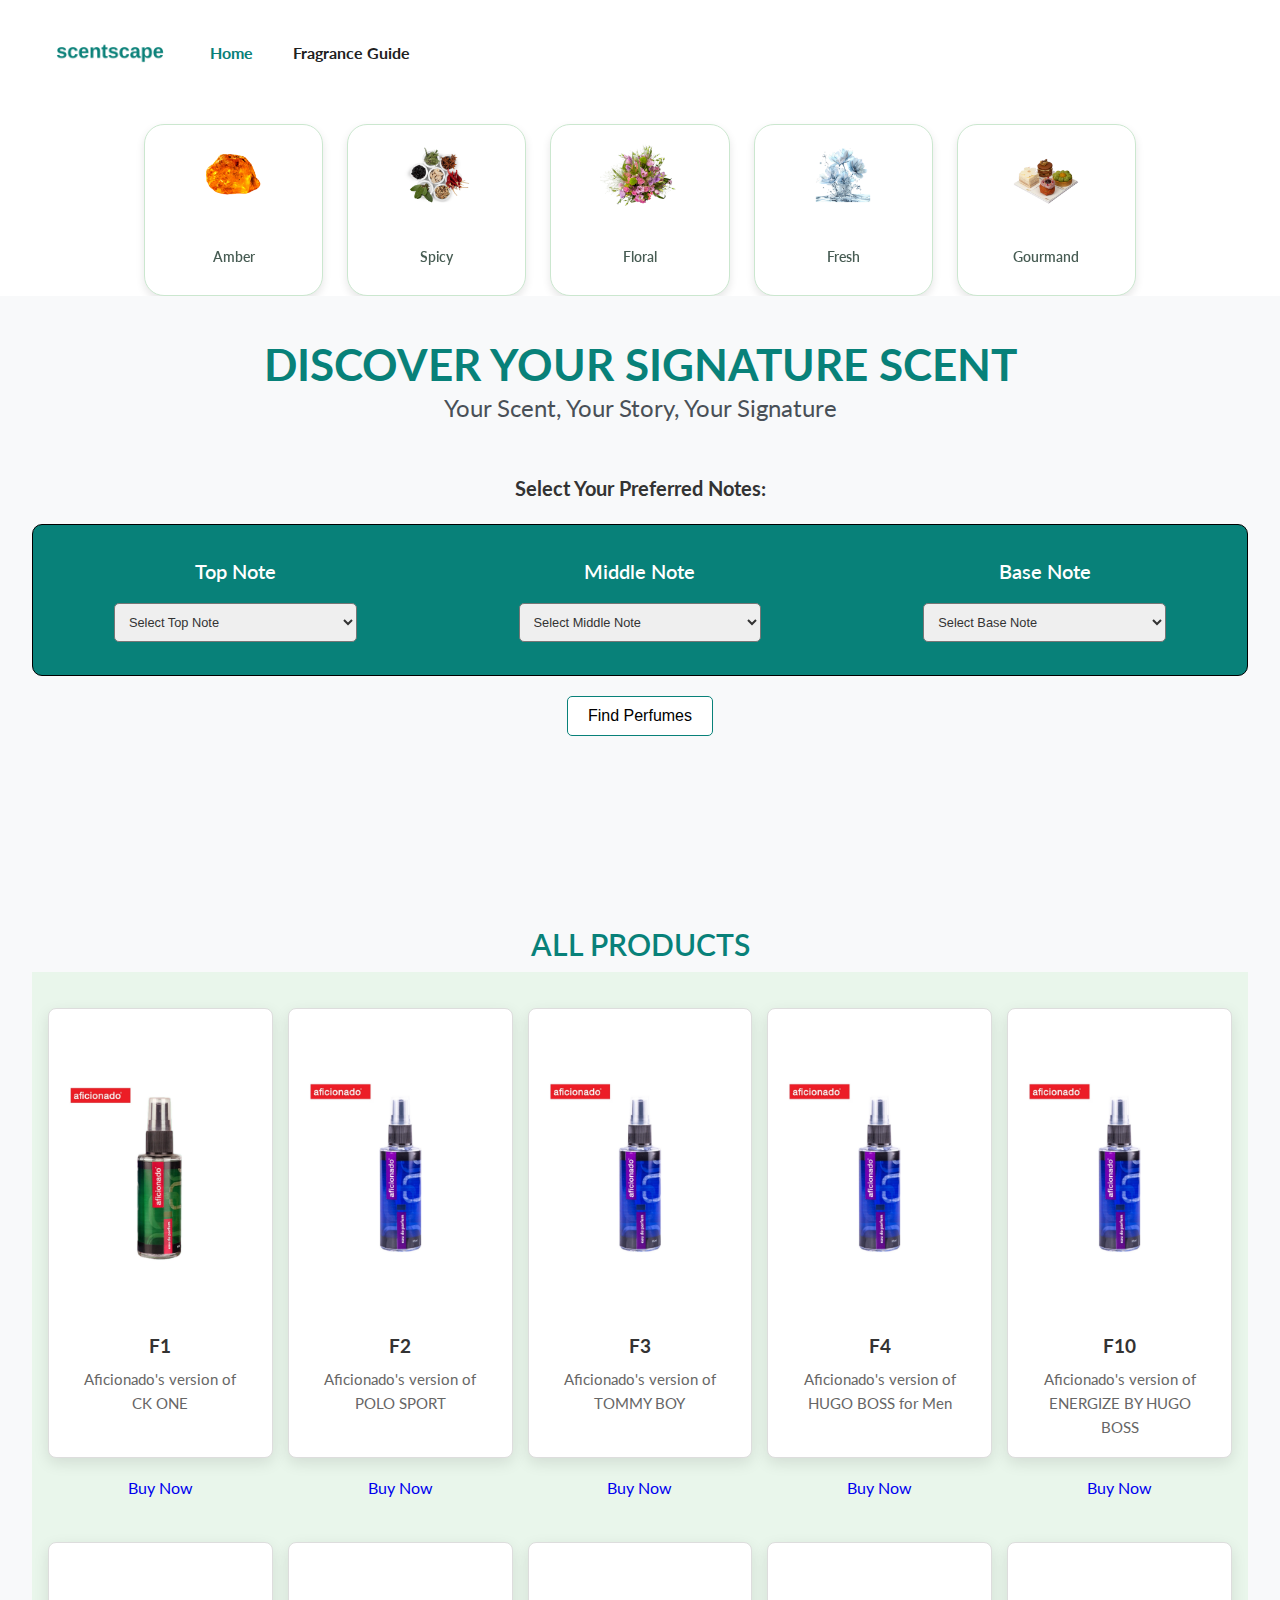
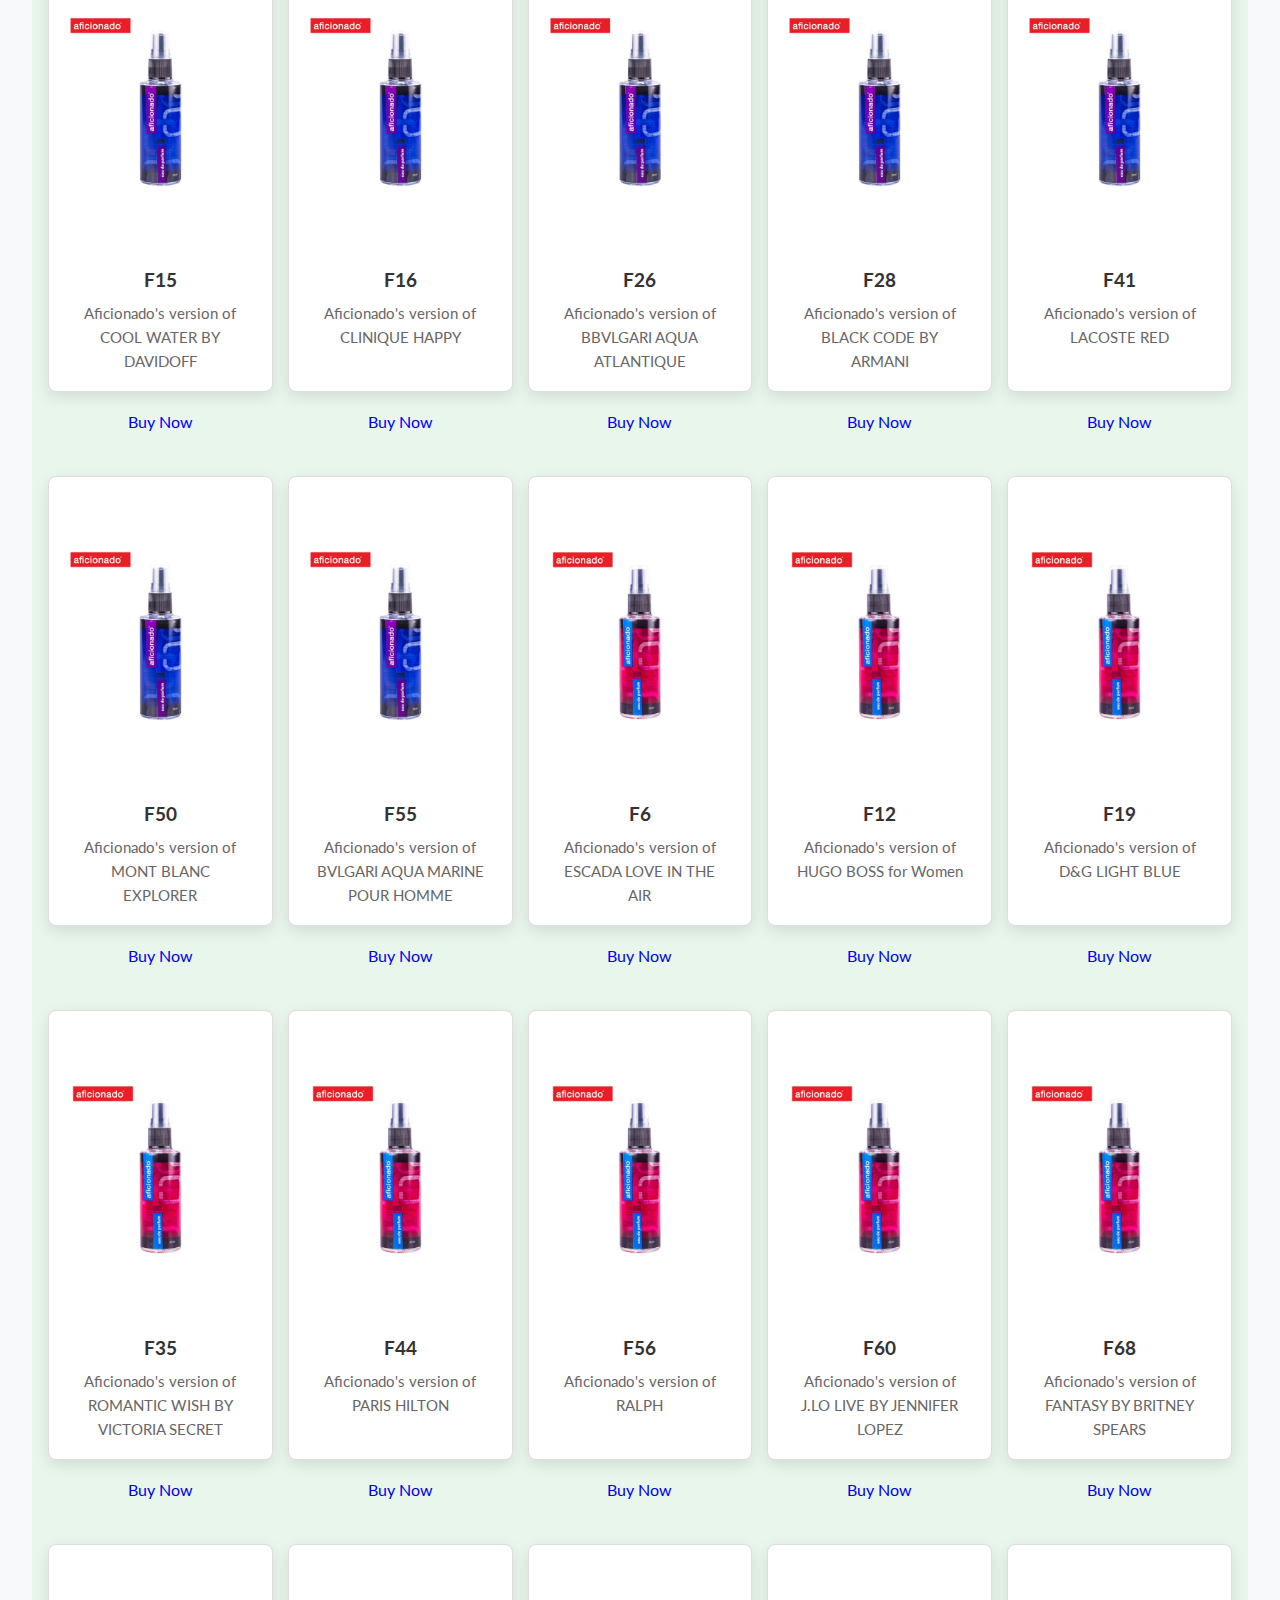
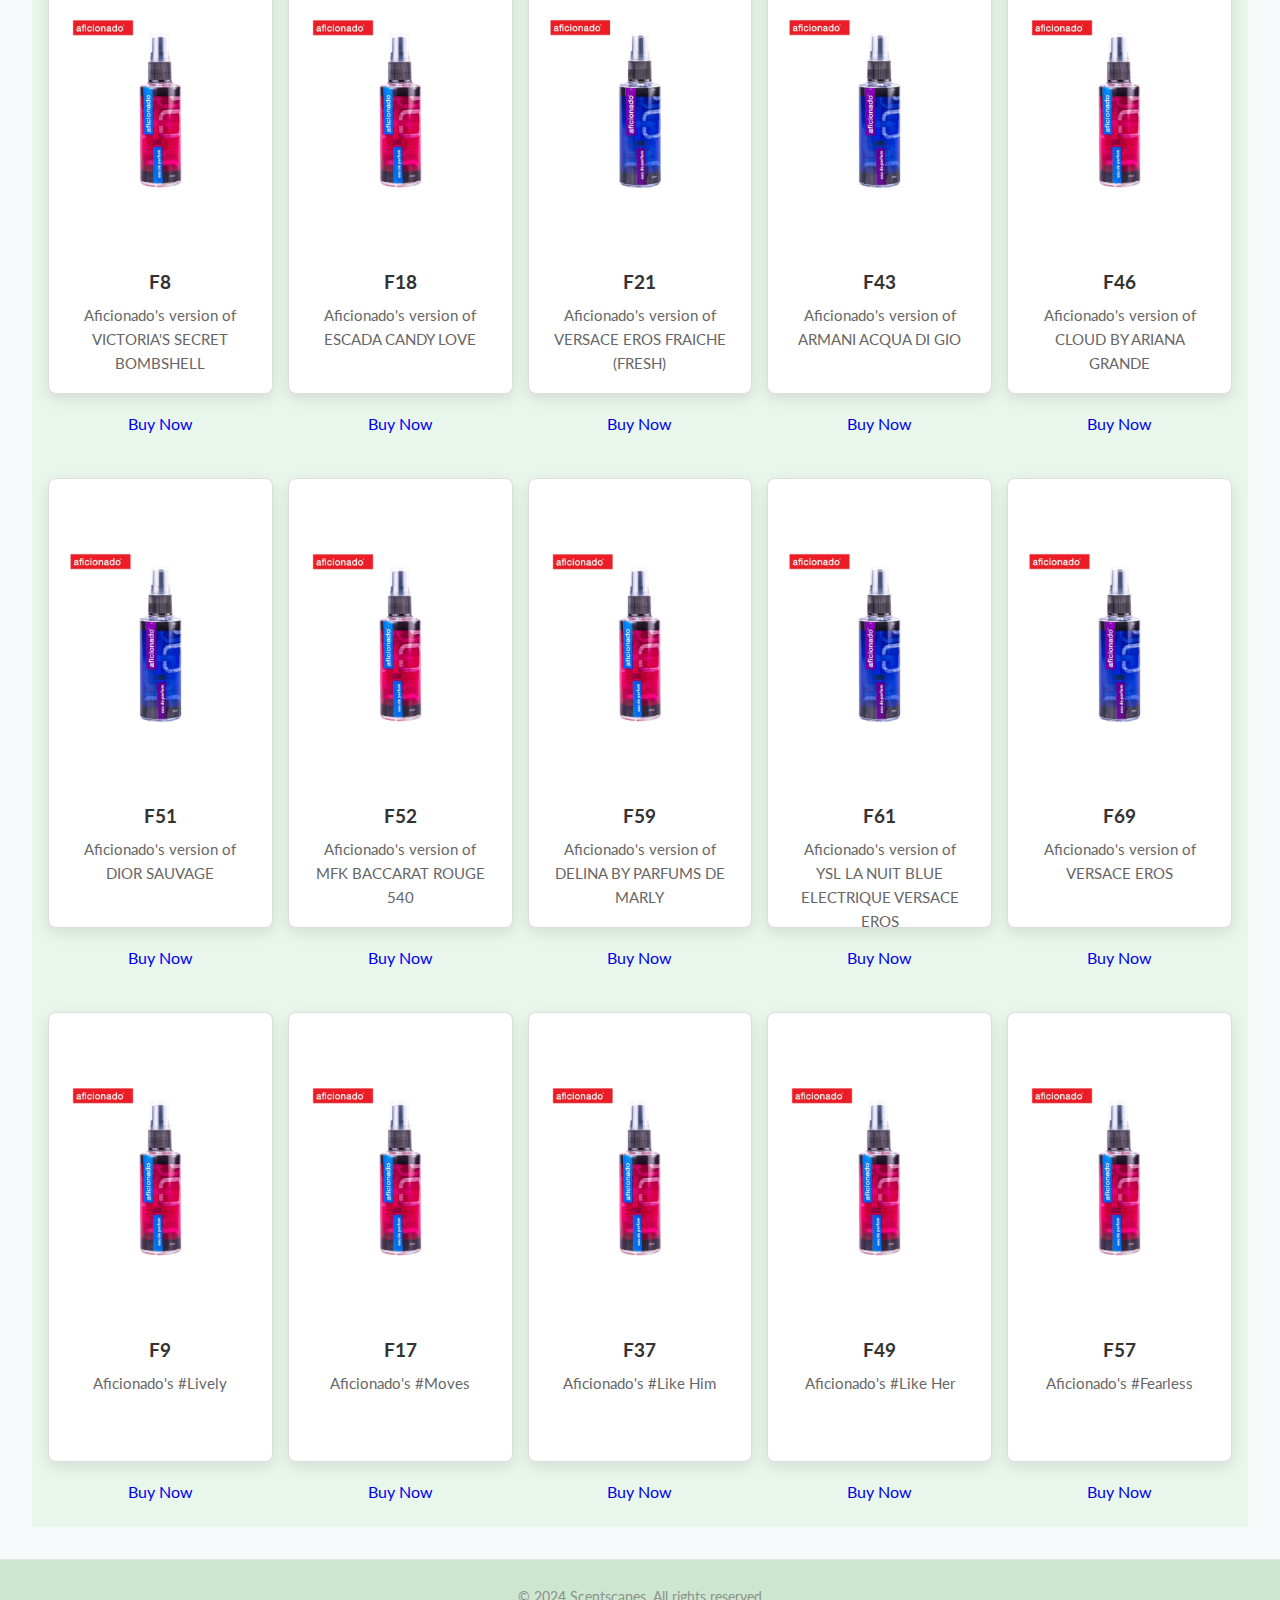
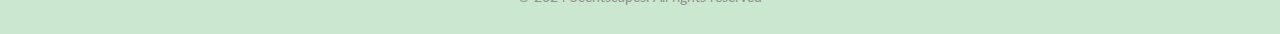
<file: index.html>
<!DOCTYPE html>
<html lang="en">
  <head>
    <meta charset="UTF-8" />
    <meta name="viewport" content="width=device-width, initial-scale=1.0" />
    <link rel="stylesheet" href="https://cdn-uicons.flaticon.com/2.0.0/uicons-regular-straight/css/uicons-regular-straight.css"/>
    <link rel="stylesheet" href="https://cdn.jsdelivr.net/npm/swiper@11/swiper-bundle.min.css"/>
    <link rel="stylesheet" href="assets/css/styles.css"/>

    <title>Scentscape</title>
  </head>
  <body>
    <!--=============== HEADER ===============-->
    <header class="header">
      <nav class="nav container">
        <a href="index.html" class="nav__logo">
          <img class="nav__logo-img" src="assets/img/logo.png" alt="website logo"
          />
        </a>
        <div class="nav__menu" id="nav-menu">
          <div class="nav__menu-top">
            <a href="index.html" class="nav__menu-logo">
              <img src="./assets/img/logo.png" alt="">
            </a>
            <div class="nav__close" id="nav-close">
              <i class="fi fi-rs-cross-small"></i>
            </div>
          </div>
          <ul class="nav__list">
            <li class="nav__item">
              <a href="index.html" class="nav__link active-link">Home</a>
            </li>
            <li class="nav__item">
              <a href="fragrance-guide.html" class="nav__link">Fragrance Guide</a>
            </li>
          </ul>
        </div>
        <div class="header__user-actions">
          <div class="header__action-btn nav__toggle" id="nav-toggle">
            <img src="./assets//img/menu-burger.svg" alt="">
          </div>
        </div>
      </nav>
    </header>
    <main class="main">

      <!--=============== NOTE CATEGORIES ===============-->
      <section class="categories container section">
        <div class="section__header">
          <!-- <h3 class="section__title"><span>Discover</span> Fragrance Notes</h3> -->
          <div class="arrows">
            <div class="swiper-button-prev">
              <i class="fi fi-rs-angle-left"></i>
            </div>
            <div class="swiper-button-next">
              <i class="fi fi-rs-angle-right"></i>
            </div>
          </div>
        </div>
        
        <div class="categories__container swiper">
          <div class="swiper-wrapper">
            <div class="category__item swiper-slide">
              <img src="assets/img/amber.png" alt="" class="category__img" />
              <h3 class="category__title">Amber</h3>
            </div>
            <div class="category__item swiper-slide">
              <img src="assets/img/spicy.png" alt="" class="category__img" />
              <h3 class="category__title">Spicy</h3>
            </div>
            <div class="category__item swiper-slide">
              <img src="assets/img/floral.png" alt="" class="category__img" />
              <h3 class="category__title">Floral</h3>
            </div>
            <div class="category__item swiper-slide">
              <img src="assets/img/fresh.png" alt="" class="category__img" />
              <h3 class="category__title">Fresh</h3>
            </div>
            <div class="category__item swiper-slide">
              <img src="assets/img/gourmand.png" alt="" class="category__img" />
              <h3 class="category__title">Gourmand</h3>
            </div>
            <div class="category__item swiper-slide">
              <img src="assets/img/green.png" alt="" class="category__img" />
              <h3 class="category__title">Green</h3>
            </div>
            <div class="category__item swiper-slide">
              <img src="assets/img/aquatic.png" alt="" class="category__img" />
              <h3 class="category__title">Aquatic/Ozonic</h3>
            </div>
            <div class="category__item swiper-slide">
              <img src="assets/img/vanilla.png" alt="" class="category__img" />
              <h3 class="category__title">Vanilla</h3>
            </div>
            <div class="category__item swiper-slide">
              <img src="assets/img/aromatic.png" alt="" class="category__img" />
              <h3 class="category__title">Aromatic</h3>
            </div>
            <div class="category__item swiper-slide">
              <img src="assets/img/sweet.png" alt="" class="category__img" />
              <h3 class="category__title">Sweet</h3>
            </div>
            <div class="category__item swiper-slide">
              <img src="assets/img/chocolate.png" alt="" class="category__img" />
              <h3 class="category__title">Chocolate</h3>
            </div>
            <div class="category__item swiper-slide">
              <img src="assets/img/fougere.png" alt="" class="category__img" />
              <h3 class="category__title">Fougere</h3>
            </div>
            <div class="category__item swiper-slide">
              <img src="assets/img/powdery.png" alt="" class="category__img" />
              <h3 class="category__title">Powdery</h3>
            </div>
            <div class="category__item swiper-slide">
              <img src="assets/img/coffee.png" alt="" class="category__img" />
              <h3 class="category__title">Coffee</h3>
            </div>
            <div class="category__item swiper-slide">
              <img src="assets/img/oriental.png" alt="" class="category__img" />
              <h3 class="category__title">Oriental</h3>
            </div>
          </div>          
        </div>
      </section>

      <!--=============== HOME ===============-->
      <section class="home section--lg">
        <div class="home__container container grid">
          <div class="home__content">
            <span class="home__subtitle"></span>
            
            <!-- Moved the Discover Your SIGNATURE SCENT here -->
            <h3 class="section__title1"><span>DISCOVER YOUR SIGNATURE SCENT</span></h3>
            <p class="home__description">
              Your Scent, Your Story, Your Signature
            </p>

            <h3 class="section__title">Select Your Preferred Notes:</h3>
            <div class="cards">
              <div class="card" data-note="top">
                <h2>Top Note</h2>
                <select id="topNote">
                  <option value="">Select Top Note</option>
                  <option value="Fresh">Fresh</option>
                  <option value="Citrus">Citrus</option>
                  <option value="Green">Green</option>
                  <option value="Floral">Floral</option>
                  <option value="Aromatic">Aromatic</option>
                  <option value="Marine">Marine</option>
                  <option value="Sweet">Sweet</option>
                  <option value="Fruity">Fruity</option>
                  <option value="Oriental">Oriental</option>
                  <option value="Aqueous">Aqueous</option>
              </select>
          </div>
          <div class="card" data-note="middle">
              <h2>Middle Note</h2>
              <select id="middleNote">
                  <option value="">Select Middle Note</option>
                  <option value="Floral">Floral</option>
                  <option value="Aromatic">Aromatic</option>
                  <option value="Fern">Fern</option>
                  <option value="Spicy">Spicy</option>
                  <option value="Fougère">Fougère</option>
                  <option value="Ozonic">Ozonic</option>
                  <option value="Oriental">Oriental</option>
              </select>
          </div>
          <div class="card" data-note="base">
              <h2>Base Note</h2>
              <select id="baseNote">
                  <option value="">Select Base Note</option>
                  <option value="Musky">Musky</option>
                  <option value="Amber">Amber</option>
                  <option value="Woody">Woody</option>
                  <option value="Powdery">Powdery</option>
                  <option value="Fruity">Fruity</option>
              </select>
              </div>
          </div>
  
          <button onclick="findPerfumes()">Find Perfumes</button>
  
          <div id="results" style="display: flex; flex-wrap: wrap; gap: 10px;"></div>
  
          <!-- All Products section -->
          <h1 class="allproducts">ALL PRODUCTS </h1>
          <section id="all-products" class="product-cards-container">
              
          </section> <!-- Product cards will be inserted here -->

      <!-- </section>
        <div class="deals__container container grid">
          <div class="deals__item">
            
          </div>
          <div class="deals__item">
            
          </div>
        </div>
      </section> -->

    </main>

    <!--=============== FOOTER ===============-->
    <footer class="footer container">
      <div class="footer__container grid">
        
      <div class="footer__bottom">
        <p class="copyright">&copy; 2024 Scentscapes. All rights reserved</p>
        <!-- <span class="designer">Designed by </span> -->
      </div>
    </footer>

    <!--=============== SWIPER JS ===============-->
    <script src="https://cdn.jsdelivr.net/npm/swiper@11/swiper-bundle.min.js"></script>

    <!--=============== MAIN JS ===============-->
    <script src="assets/js/main.js"></script>
  </body>
</html>
</file>
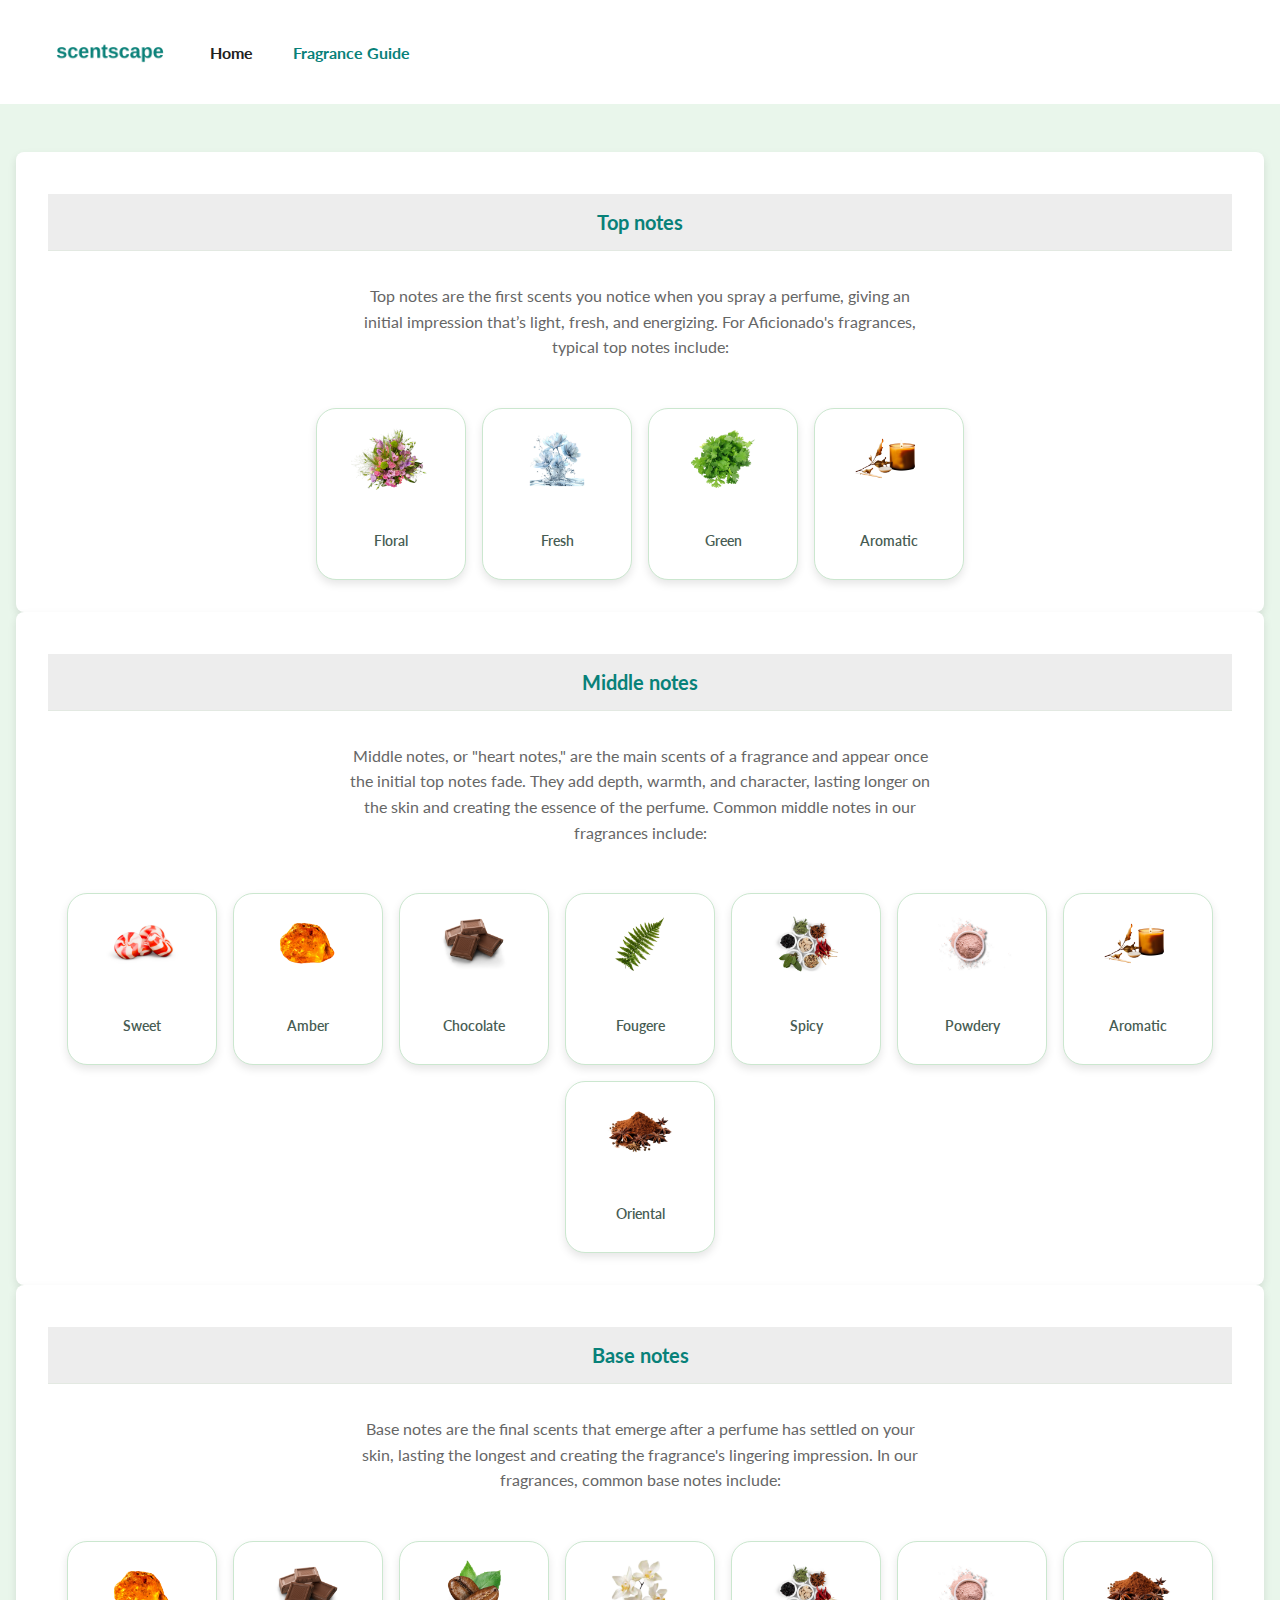
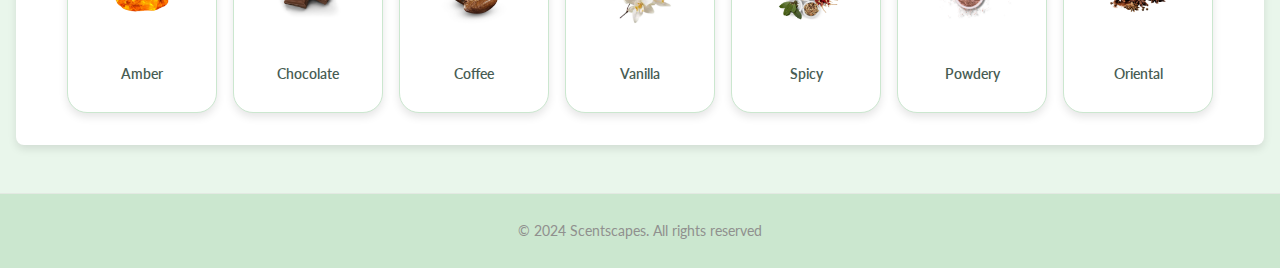
<file: fragrance-guide.html>
<!DOCTYPE html>
<html lang="en">
  <head>
    <meta charset="UTF-8" />
    <meta name="viewport" content="width=device-width, initial-scale=1.0" />

    <!--=============== FLATICON ===============-->
    <link
      rel="stylesheet"
      href="https://cdn-uicons.flaticon.com/2.0.0/uicons-regular-straight/css/uicons-regular-straight.css"
    />

    <!--=============== SWIPER CSS ===============-->
    <link
      rel="stylesheet"
      href="https://cdn.jsdelivr.net/npm/swiper@11/swiper-bundle.min.css"
    />

    <!--=============== CSS ===============-->
    <link rel="stylesheet" href="./assets/css/styles.css" />

    <title>Ecommerce Website</title>
  </head>
  <body>
    <!--=============== HEADER ===============-->
    <header class="header">
      <nav class="nav container">
        <a href="index.html" class="nav__logo">
          <img
            class="nav__logo-img"
            src="assets/img/logo.png"
            alt="website logo"
          />
        </a>
        <div class="nav__menu" id="nav-menu">
          <ul class="nav__list">
            <li class="nav__item">
              <a href="index.html" class="nav__link">Home</a>
            </li>
            <li class="nav__item">
              <a href="fragrance-guide.html" class="nav__link active-link"
                >Fragrance Guide</a>
            </li>
          </ul>
        </div>
        <div class="header__user-actions">
        </div>
      </nav>
    </header>

    <!--=============== MAIN ===============-->
    <main class="main">


      <!--=============== FRAGRANCE GUIDE ===============-->
      <section class="notes section--lg">
        <div class="notes__container container grid">
          <div class="tabs__content">
            <div class="tab__content active-tab" content id="topnotes">
              <h3 class="tab__header">Top notes</h3>
              <div class="tab__body">
                <p class="tab__description">
                  Top notes are the first scents you notice when you spray a perfume,
                  giving an initial impression that’s light, fresh, and energizing. For Aficionado's fragrances, typical top notes include:
                </p>
              </div>
                  <div class="top-notes">
                    <div class="category__item swiper-slide">
                      <img
                        src="assets/img/floral.png"
                        alt=""
                        class="category__img"
                      />
                      <h3 class="category__title">Floral</h3>
                    </div>
                    
                    <div class="category__item swiper-slide">
                      <img
                        src="assets/img/fresh.png"
                        alt=""
                        class="category__img"
                      />
                      <h3 class="category__title">Fresh</h3>
                    </div>
                    
                    <div class="category__item swiper-slide">
                      <img
                        src="assets/img/green.png"
                        alt=""
                        class="category__img"
                      />
                      <h3 class="category__title">Green</h3>
                    </div>

                    <div class="category__item swiper-slide">
                      <img
                        src="assets/img/aromatic.png"
                        alt=""
                        class="category__img"
                      />
                      <h3 class="category__title">Aromatic</h3>
                    </div>
                  </div>
              </div>  

              <div class="tab__content active-tab" content id="middlenotes">
                <h3 class="tab__header">Middle notes</h3>
                <div class="tab__body">
                  <p class="tab__description">
                    Middle notes, or "heart notes," are the main scents of a fragrance and appear once the initial top notes fade.
                    They add depth, warmth, and character, lasting longer on the skin and creating the essence of the perfume.
                    Common middle notes in our fragrances include:
                  </p>
                </div>
                    <div class="top-notes">
                      <div class="category__item swiper-slide">
                        <img
                          src="assets/img/sweet.png"
                          alt=""
                          class="category__img"
                        />
                        <h3 class="category__title">Sweet</h3>
                      </div>
                      
                      <div class="category__item swiper-slide">
                        <img
                          src="assets/img/amber.png"
                          alt=""
                          class="category__img"
                        />
                        <h3 class="category__title">Amber</h3>
                      </div>
                      
                      <div class="category__item swiper-slide">
                        <img
                          src="assets/img/chocolate.png"
                          alt=""
                          class="category__img"
                        />
                        <h3 class="category__title">Chocolate</h3>
                      </div>
  
                      <div class="category__item swiper-slide">
                        <img
                          src="assets/img/fougere.png"
                          alt=""
                          class="category__img"
                        />
                        <h3 class="category__title">Fougere</h3>
                      </div>

                      <div class="category__item swiper-slide">
                        <img
                          src="assets/img/spicy.png"
                          alt=""
                          class="category__img"
                        />
                        <h3 class="category__title">Spicy</h3>
                      </div>

                      <div class="category__item swiper-slide">
                        <img
                          src="assets/img/powdery.png"
                          alt=""
                          class="category__img"
                        />
                        <h3 class="category__title">Powdery</h3>
                      </div>

                      <div class="category__item swiper-slide">
                        <img
                          src="assets/img/aromatic.png"
                          alt=""
                          class="category__img"
                        />
                        <h3 class="category__title">Aromatic</h3>
                      </div>

                      <div class="category__item swiper-slide">
                        <img
                          src="assets/img/oriental.png"
                          alt=""
                          class="category__img"
                        />
                        <h3 class="category__title">Oriental</h3>
                      </div>
                    </div>
                </div>  

                <div class="tab__content active-tab" content id="basenotes">
                  <h3 class="tab__header">Base notes</h3>
                  <div class="tab__body">
                    <p class="tab__description">
                      Base notes are the final scents that emerge after a perfume has settled on your skin,
                      lasting the longest and creating the fragrance's lingering impression. In our fragrances,
                      common base notes include:
                    </p>
                  </div>
                      <div class="top-notes">
                        <div class="category__item swiper-slide">
                          <img
                            src="assets/img/amber.png"
                            alt=""
                            class="category__img"
                          />
                          <h3 class="category__title">Amber</h3>
                        </div>
                        
                        <div class="category__item swiper-slide">
                          <img
                            src="assets/img/chocolate.png"
                            alt=""
                            class="category__img"
                          />
                          <h3 class="category__title">Chocolate</h3>
                        </div>
                        
                        <div class="category__item swiper-slide">
                          <img
                            src="assets/img/coffee.png"
                            alt=""
                            class="category__img"
                          />
                          <h3 class="category__title">Coffee</h3>
                        </div>
    
                        <div class="category__item swiper-slide">
                          <img
                            src="assets/img/vanilla.png"
                            alt=""
                            class="category__img"
                          />
                          <h3 class="category__title">Vanilla</h3>
                        </div>
  
                        <div class="category__item swiper-slide">
                          <img
                            src="assets/img/spicy.png"
                            alt=""
                            class="category__img"
                          />
                          <h3 class="category__title">Spicy</h3>
                        </div>
  
                        <div class="category__item swiper-slide">
                          <img
                            src="assets/img/powdery.png"
                            alt=""
                            class="category__img"
                          />
                          <h3 class="category__title">Powdery</h3>
                        </div>
  
                        <div class="category__item swiper-slide">
                          <img
                            src="assets/img/oriental.png"
                            alt=""
                            class="category__img"
                          />
                          <h3 class="category__title">Oriental</h3>
                        </div>
                      </div>
                  </div>  
          </div>
        </div>
      </section>
    </main>

    <!--=============== FOOTER ===============-->
    <footer class="footer container">
      <div class="footer__container grid">
        
      <div class="footer__bottom">
        <p class="copyright">&copy; 2024 Scentscapes. All rights reserved</p>
        <!-- <span class="designer">Designed by </span> -->
      </div>
    </footer>

    <!--=============== SWIPER JS ===============-->
    <script src="https://cdn.jsdelivr.net/npm/swiper@11/swiper-bundle.min.js"></script>

    <!--=============== MAIN JS ===============-->
    <script src="assets/js/main.js"></script>
  </body>
</html>
</file>
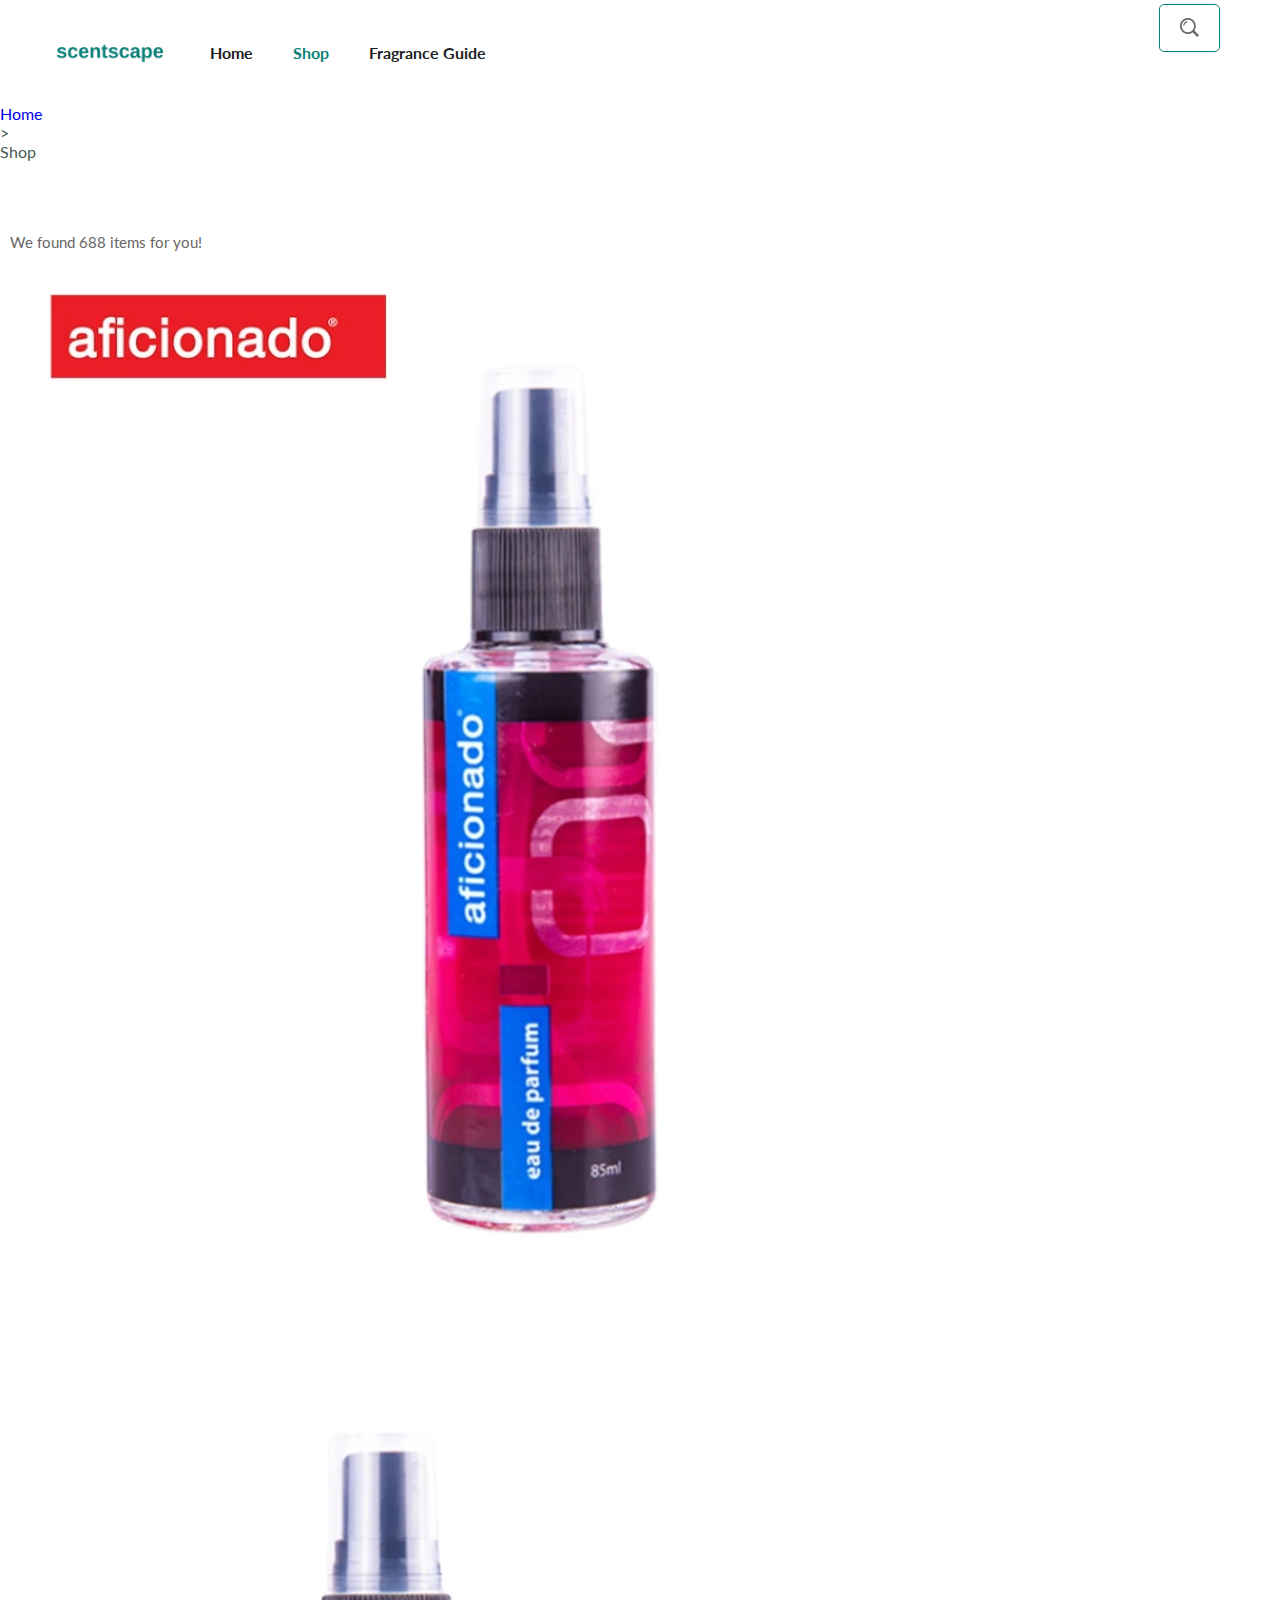
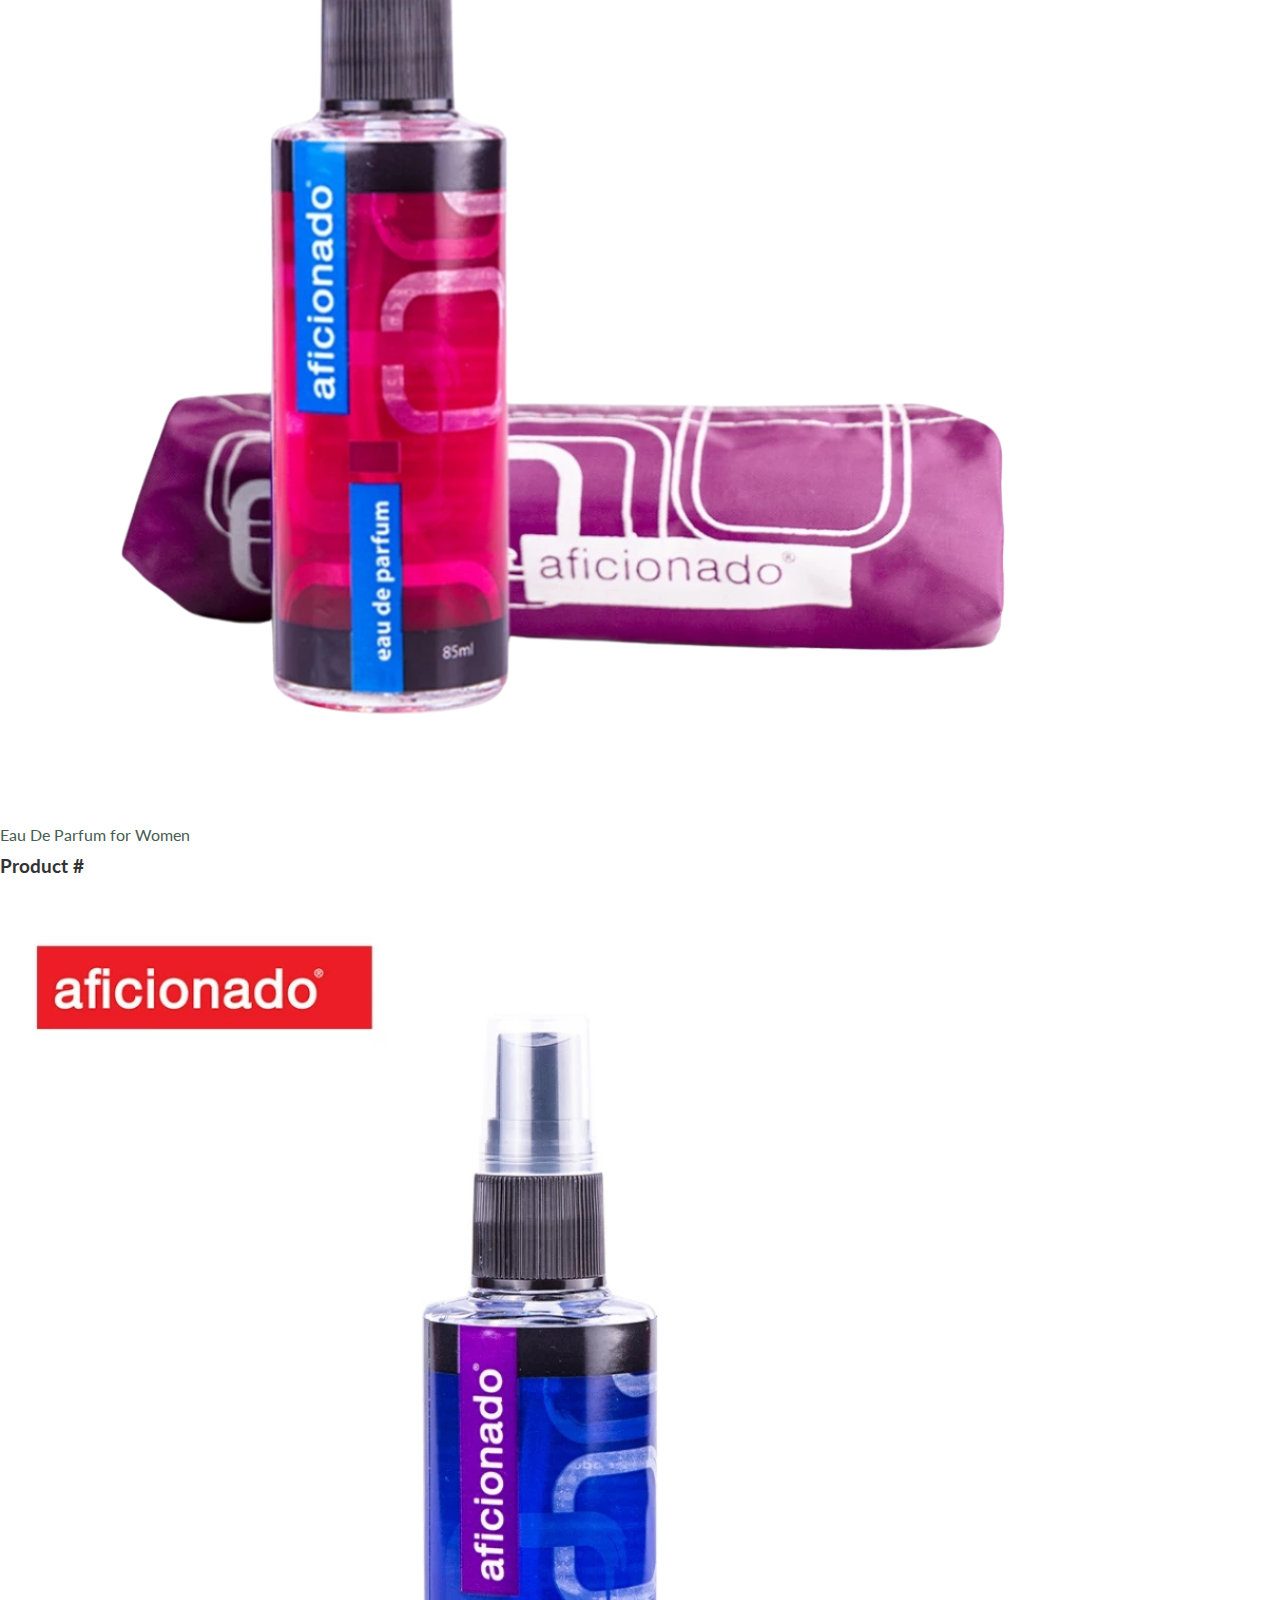
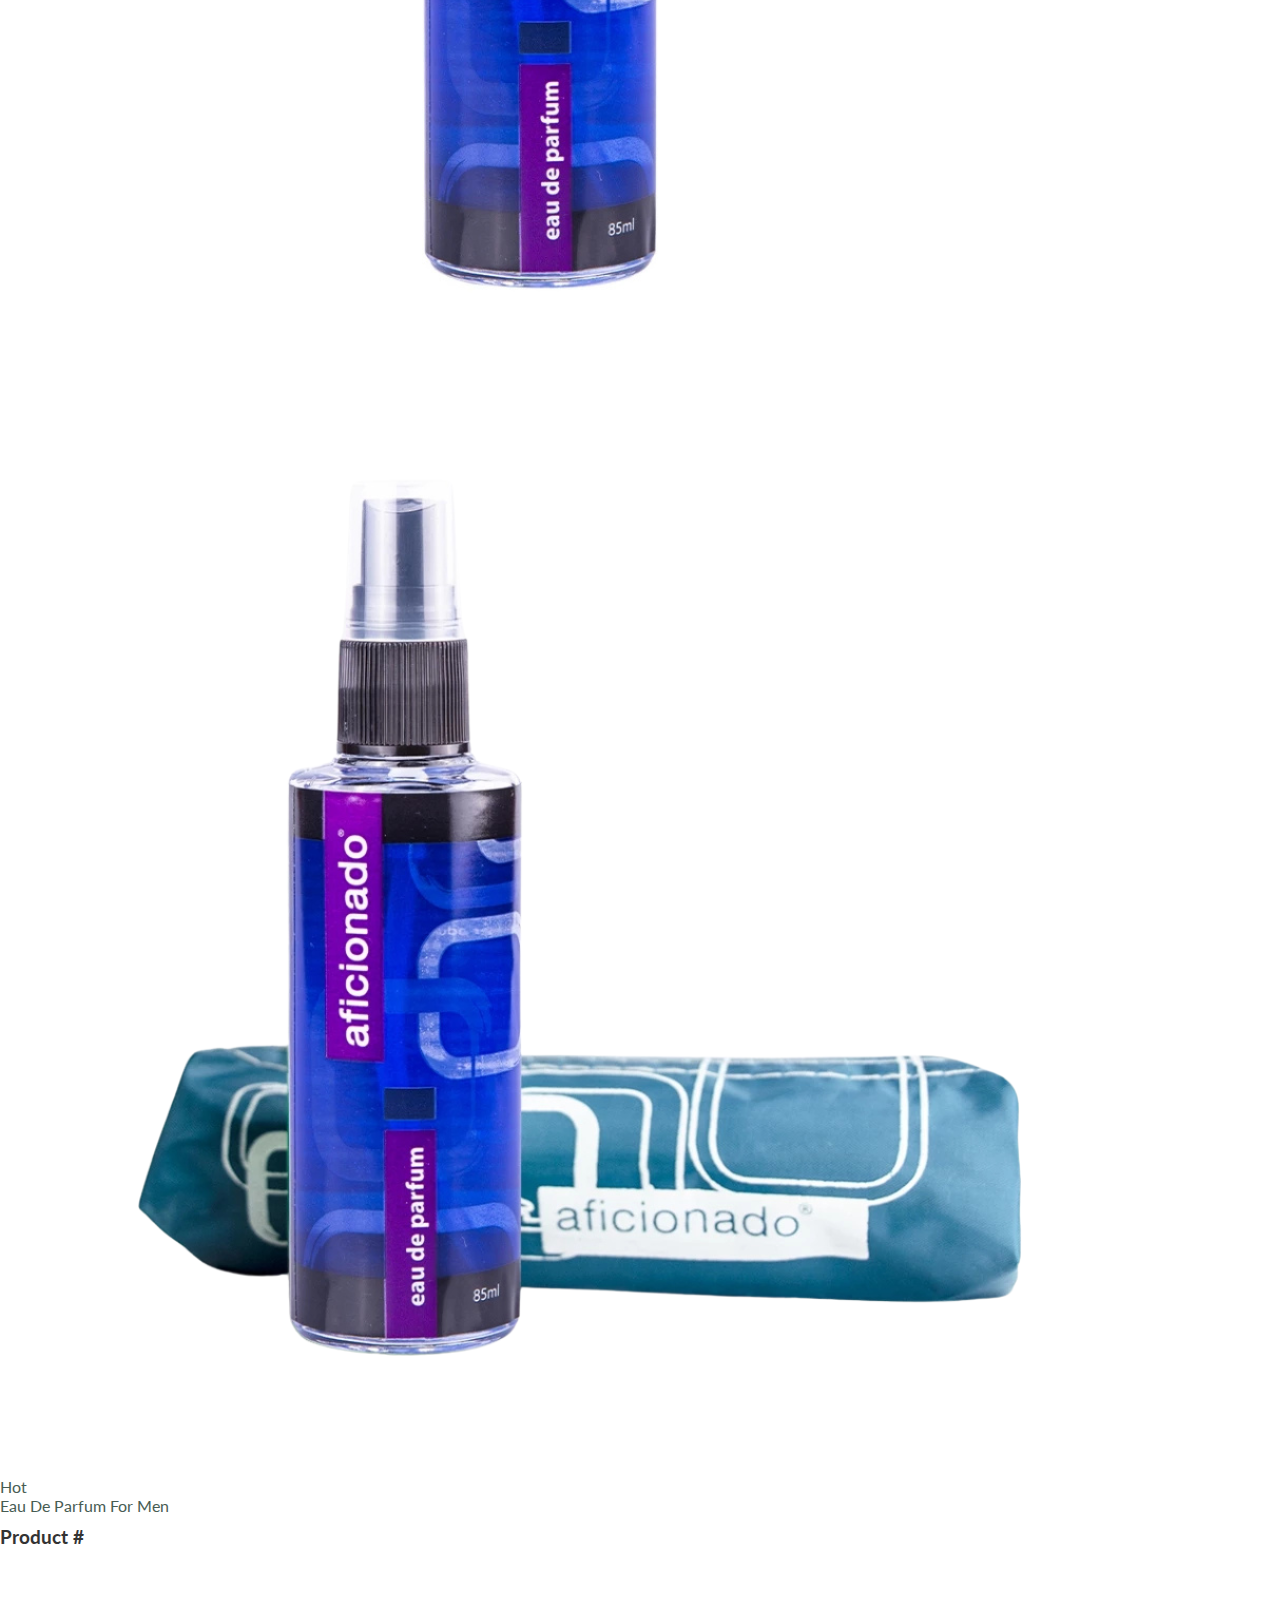
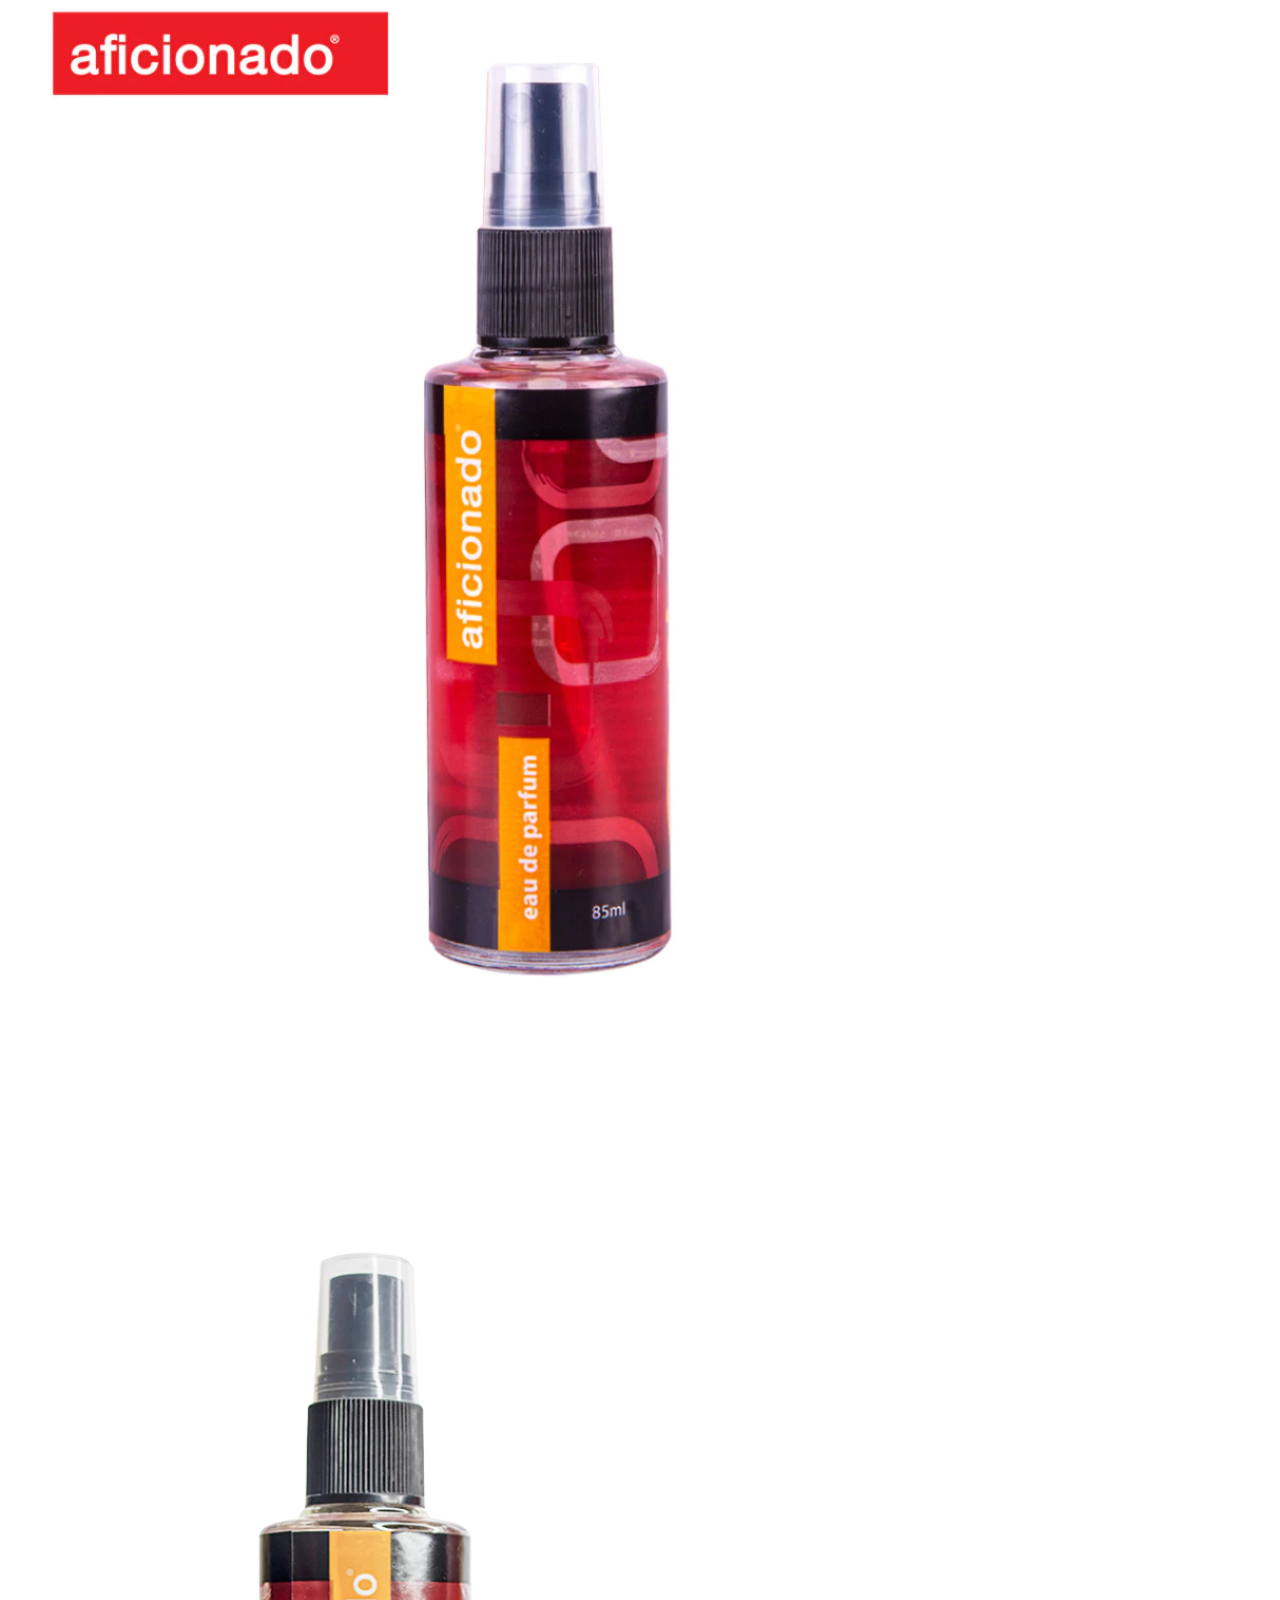
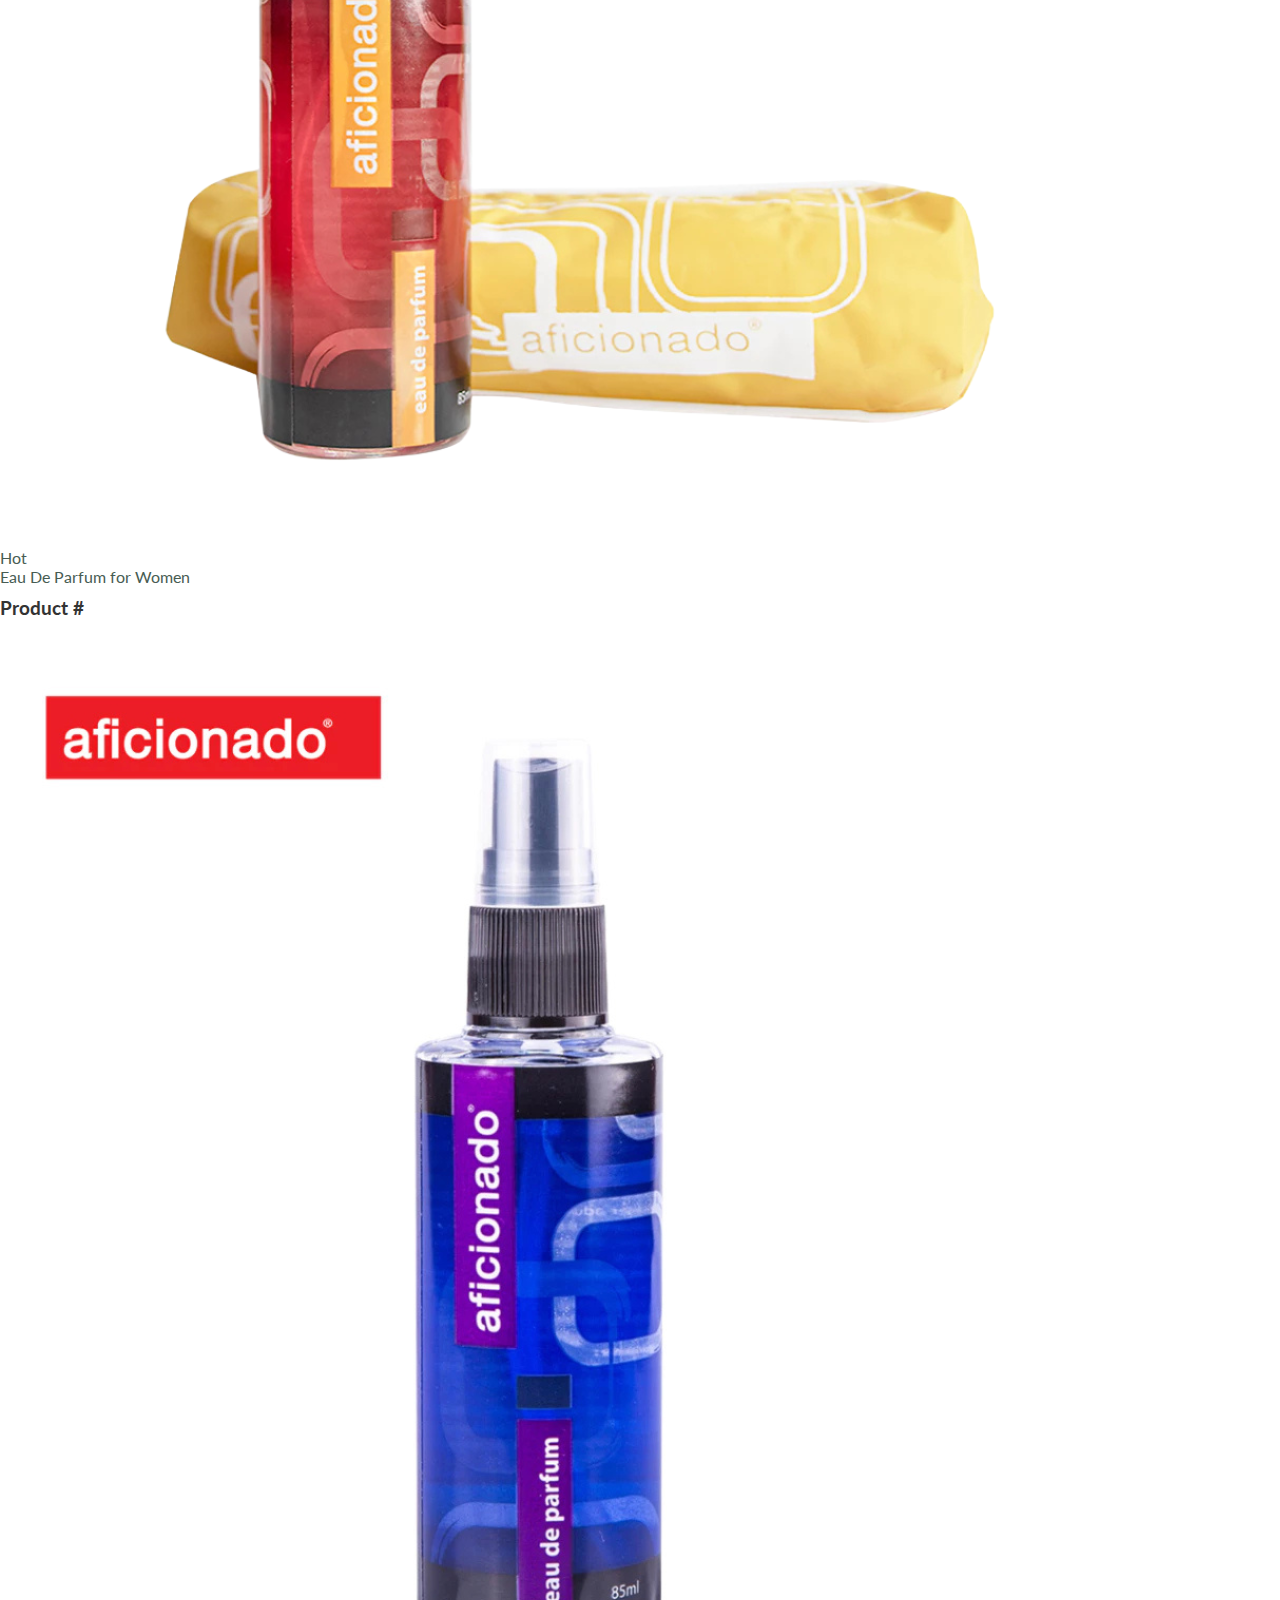
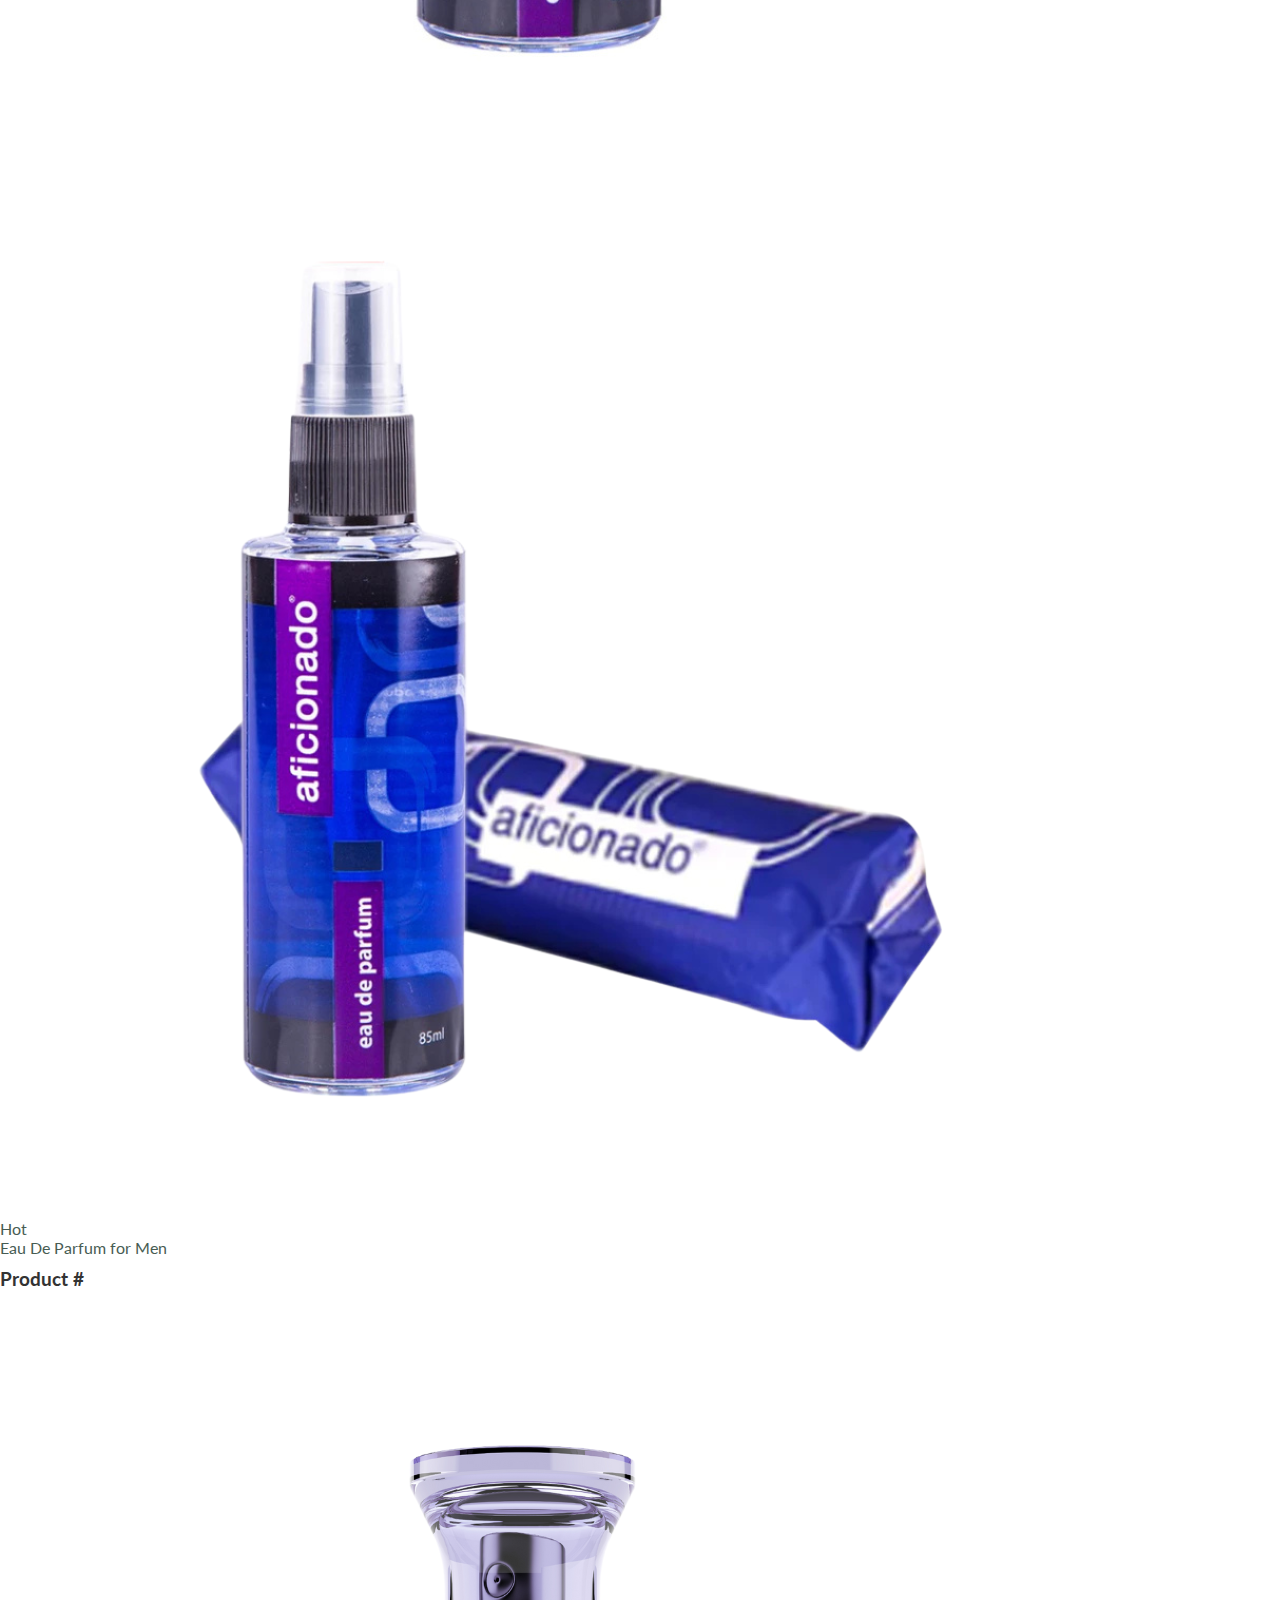
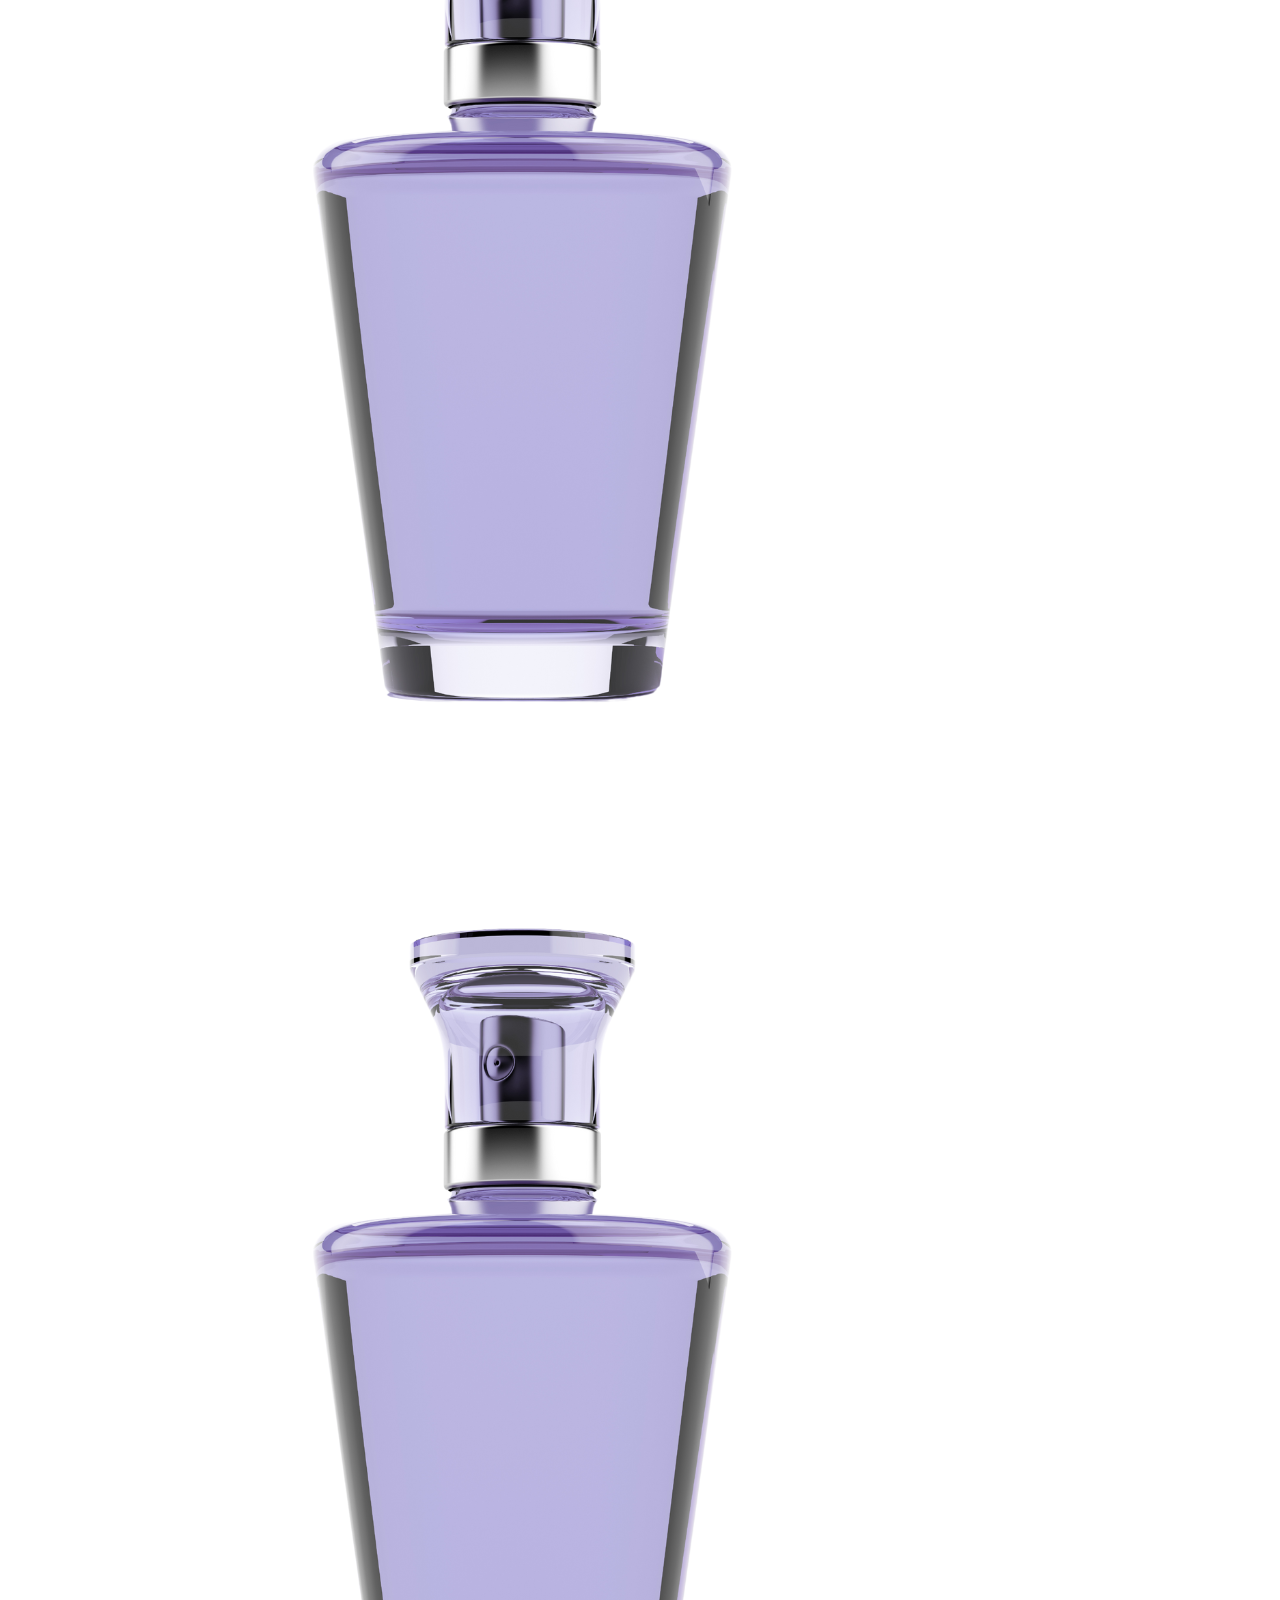
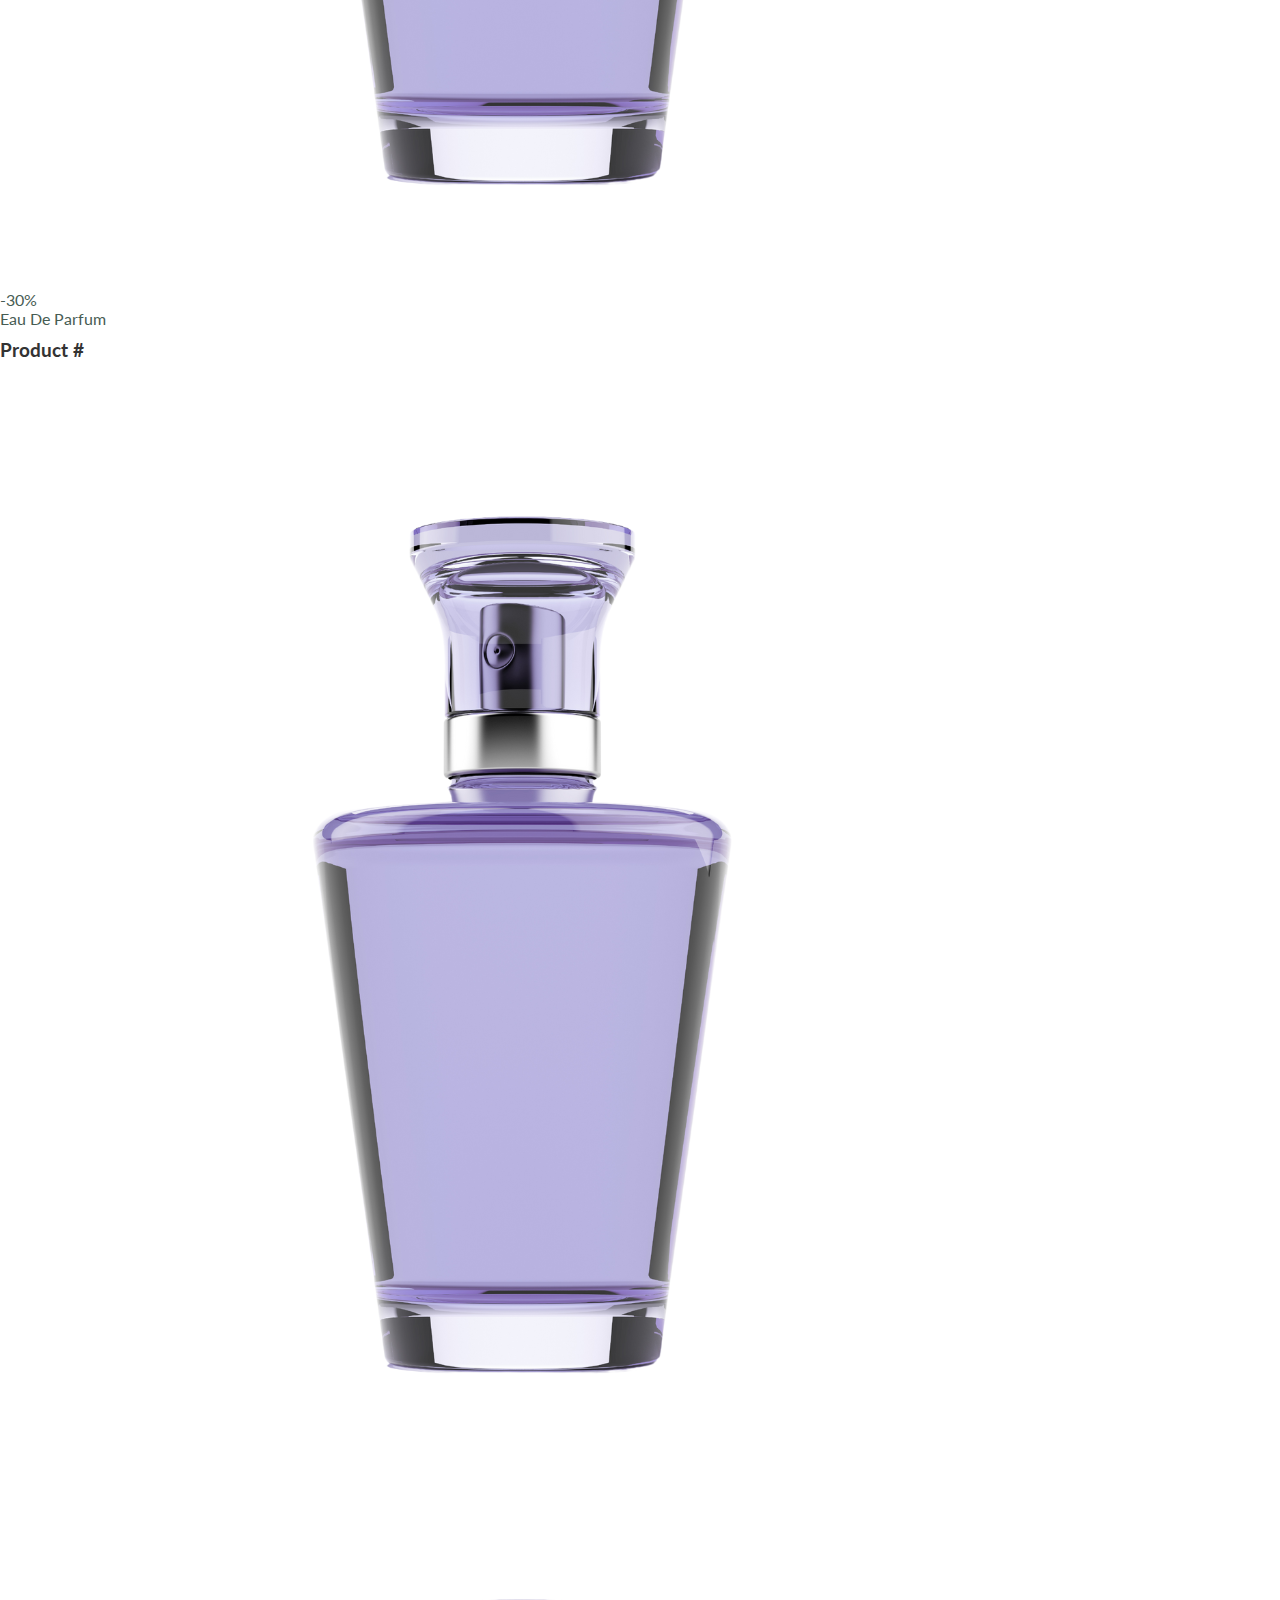
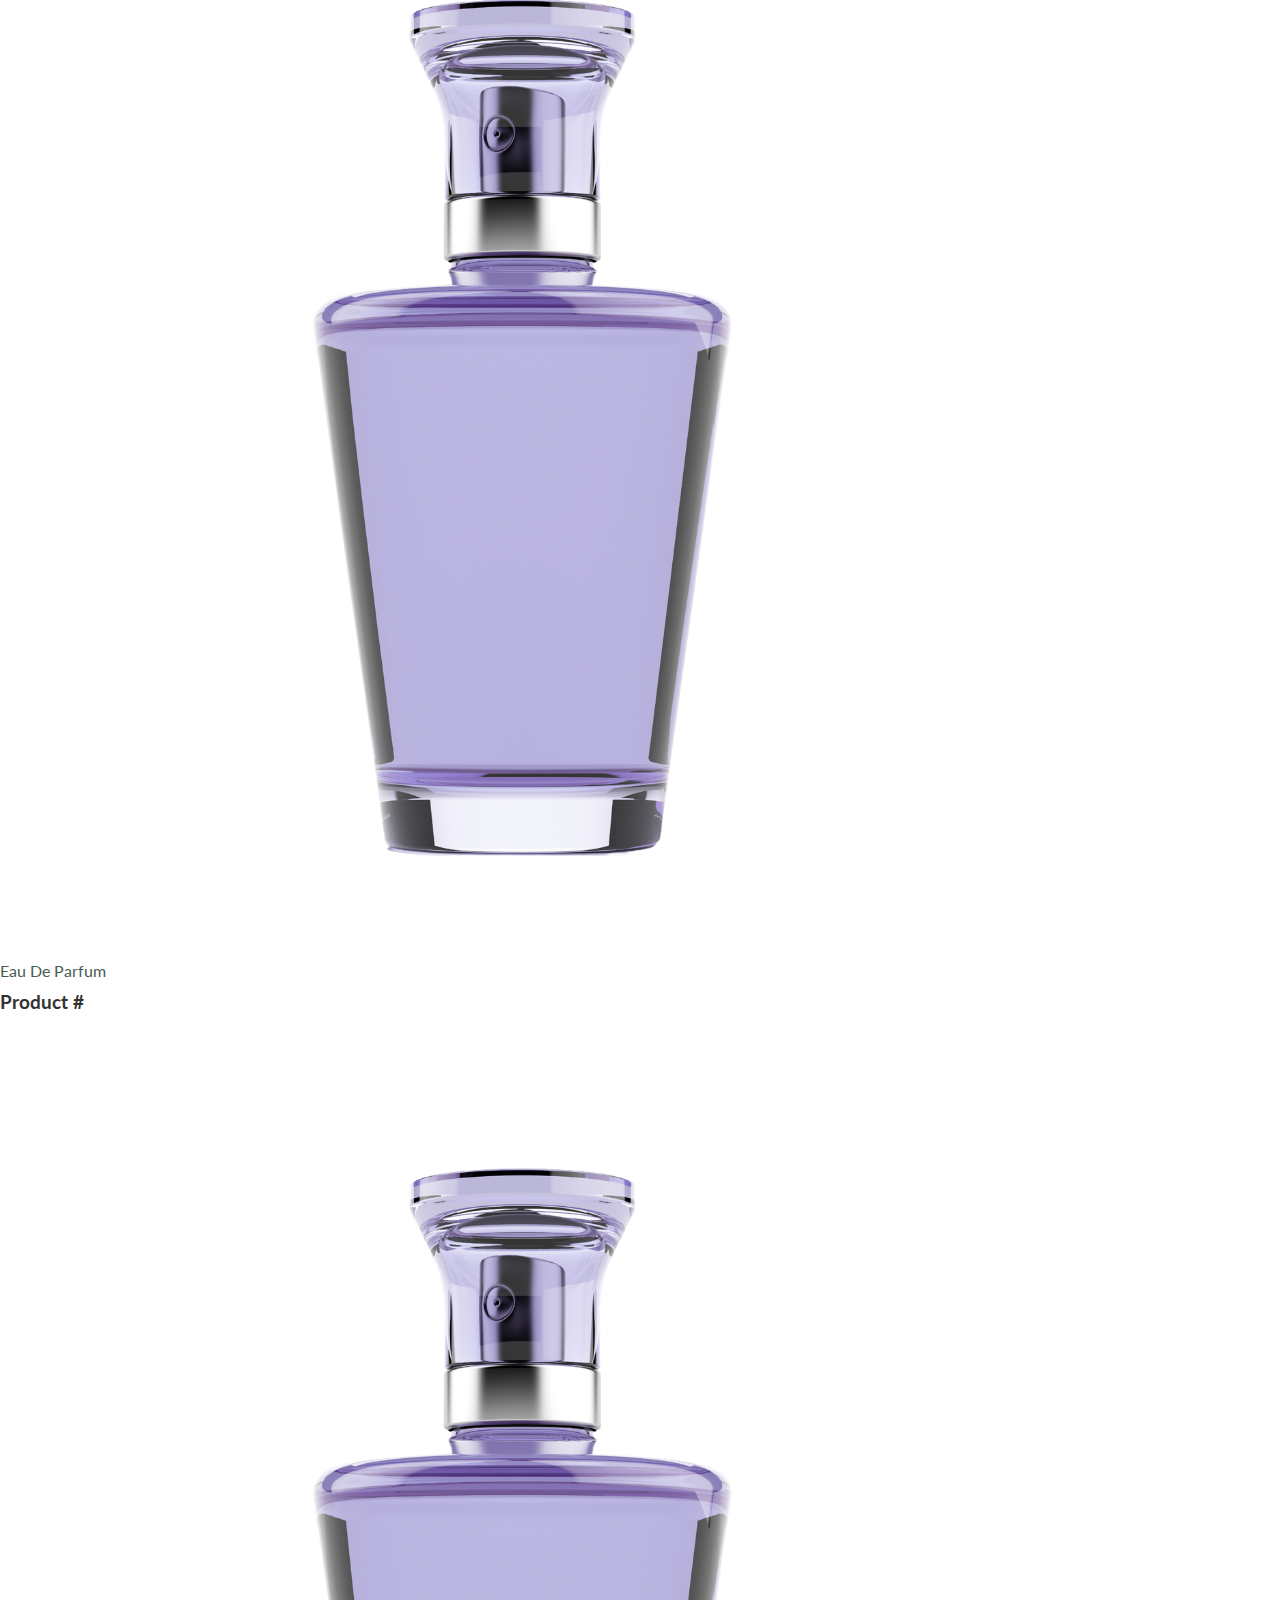
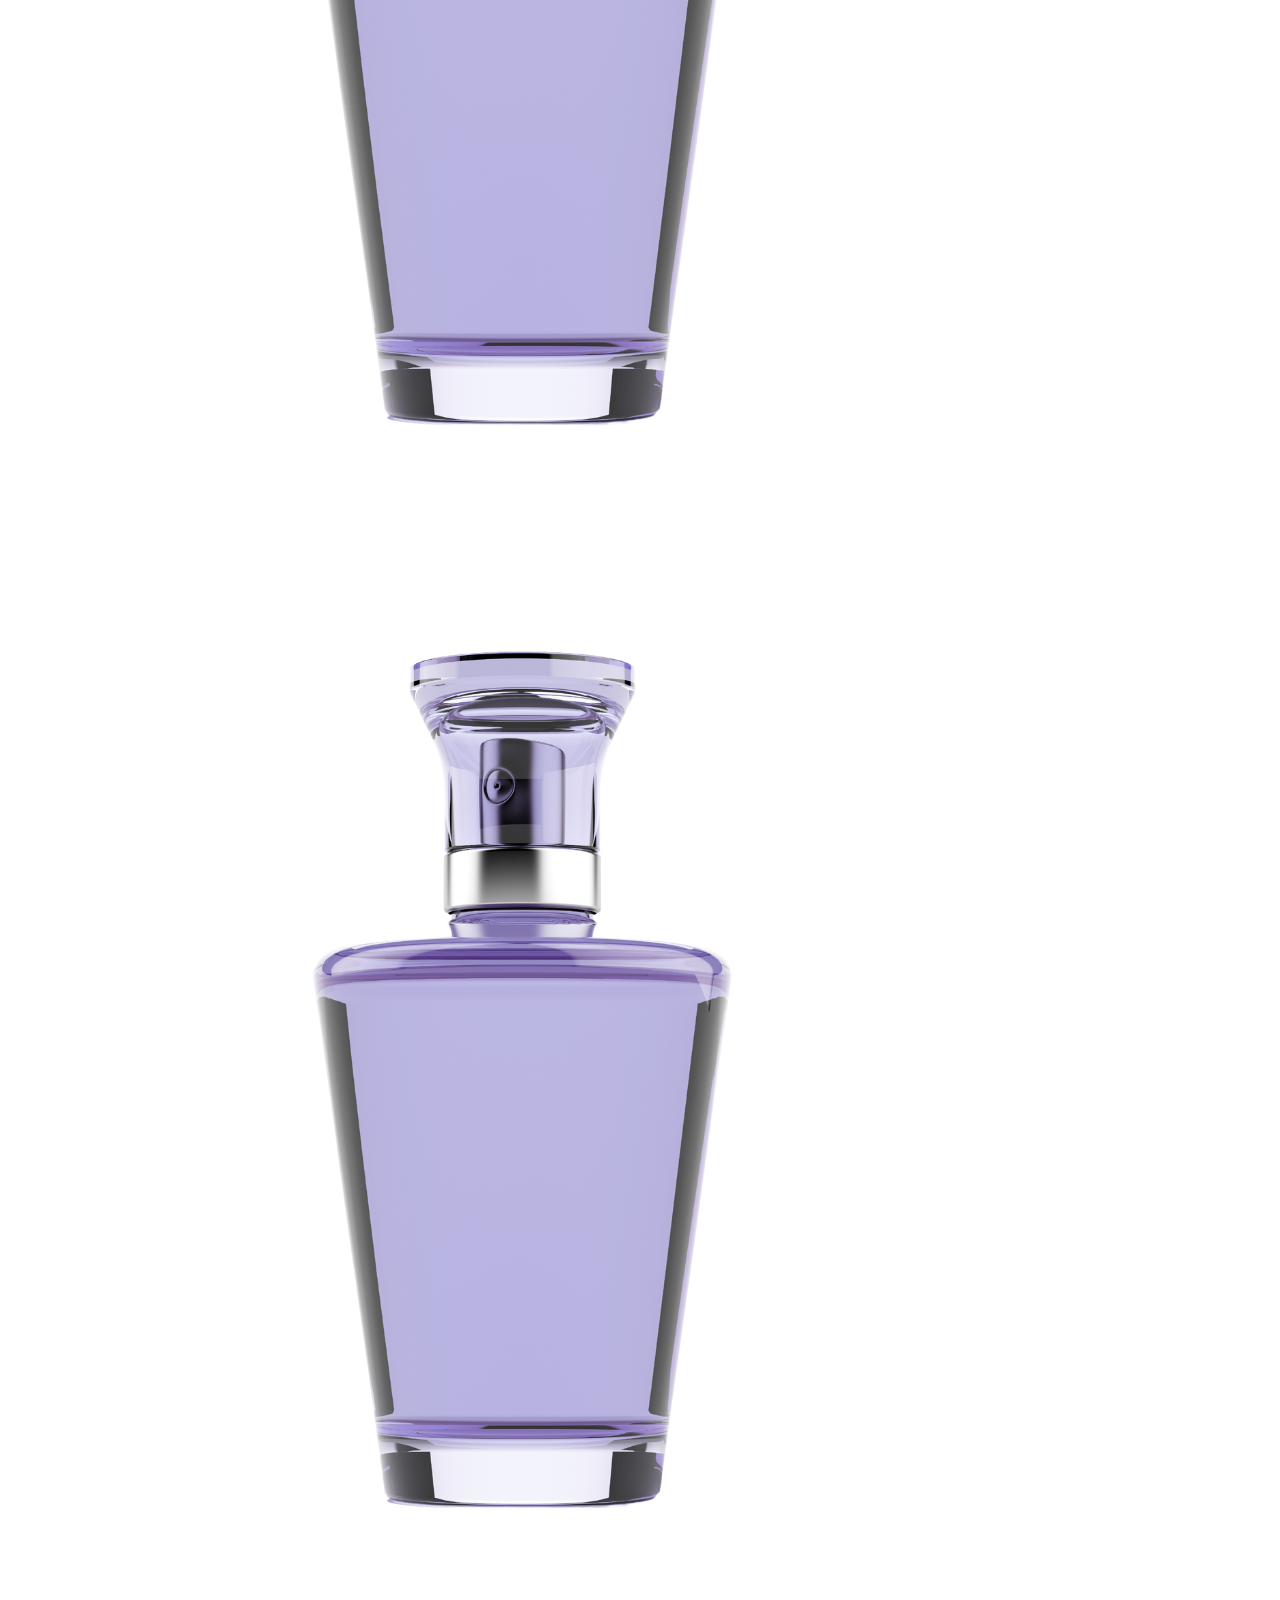
<file: shop.html>
<!DOCTYPE html>
<html lang="en">
  <head>
    <meta charset="UTF-8" />
    <meta name="viewport" content="width=device-width, initial-scale=1.0" />

    <!--=============== FLATICON ===============-->
    <link
      rel="stylesheet"
      href="https://cdn-uicons.flaticon.com/2.0.0/uicons-regular-straight/css/uicons-regular-straight.css"
    />

    <!--=============== SWIPER CSS ===============-->
    <link
      rel="stylesheet"
      href="https://cdn.jsdelivr.net/npm/swiper@11/swiper-bundle.min.css"
    />

    <!--=============== CSS ===============-->
    <link rel="stylesheet" href="./assets/css/styles.css" />

    <title>Ecommerce Website</title>
  </head>
  <body>

      <nav class="nav container">
        <a href="index.html" class="nav__logo">
          <img
            class="nav__logo-img"
            src="assets/img/logo.png"
            alt="website logo"
          />
        </a>
        <div class="nav__menu" id="nav-menu">
          <ul class="nav__list">
            <li class="nav__item">
              <a href="index.html" class="nav__link">Home</a>
            </li>
            <li class="nav__item">
              <a href="shop.html" class="nav__link active-link">Shop</a>
            </li>
            <li class="nav__item">
              <a href="fragrance-guide.html" class="nav__link">Fragrance Guide</a>
            </li>
          </ul>
          <div class="header__search">
            <input
              type="text"
              placeholder="Search For Items..."
              class="form__input"
            />
            <button class="search__btn">
              <img src="assets/img/search.png" alt="search icon" />
            </button>
          </div>
        </div>
      </nav>
    </header>

    <!--=============== MAIN ===============-->
    <main class="main">
      <!--=============== BREADCRUMB ===============-->
      <section class="breadcrumb">
        <ul class="breadcrumb__list flex container">
          <li><a href="index.html" class="breadcrumb__link">Home</a></li>
          <li><span class="breadcrumb__link"></span>></li>
          <li><span class="breadcrumb__link">Shop</span></li>
        </ul>
      </section>

      <!--=============== PRODUCTS ===============-->
      <section class="products container section--lg">
        <p class="total__products">We found <span>688</span> items for you!</p>
        <div class="products__container grid">
          <div class="product__item">
            <div class="product__banner">
              <a href="details.html" class="product__images">
                <img
                  src="assets/img/product-1-1.png"
                  alt=""
                  class="product__img default"
                />
                <img
                  src="assets/img/product-1-2.png"
                  alt=""
                  class="product__img hover"
                />
              </a>
              <div class="product__actions">
                <!-- <a href="#" class="action__btn" aria-label="Quick View">
                  <i class="fi fi-rs-eye"></i>
                </a>
                <a
                  href="#"
                  class="action__btn"
                  aria-label="Add to Wishlist"
                >
                  <i class="fi fi-rs-heart"></i>
                </a>
                <a href="#" class="action__btn" aria-label="Compare">
                  <i class="fi fi-rs-shuffle"></i>
                </a> -->
              </div>
              <!-- <div class="product__badge light-pink">Hot</div> -->
            </div>
            <div class="product__content">
              <span class="product__category">Eau De Parfum for Women</span>
              <a href="details.html">
                <h3 class="product__title">Product #</h3>
              </a>
              <div class="product__rating">
                <!-- <i class="fi fi-rs-star"></i>
                <i class="fi fi-rs-star"></i>
                <i class="fi fi-rs-star"></i>
                <i class="fi fi-rs-star"></i>
                <i class="fi fi-rs-star"></i> -->
              </div>
              <div class="product__price flex">
                <!-- <span class="new__price">$238.85</span> -->
                <!-- <span class="old__price">$245.8</span> -->
              </div>
              <a
                href="#"
                class="action__btn cart__btn"
                aria-label="Add To Cart"
              >
                <i class="fi fi-rs-shopping-bag-add"></i>
              </a>
            </div>
          </div>
          <div class="product__item">
            <div class="product__banner">
              <a href="details.html" class="product__images">
                <img
                  src="assets/img/product-2-1.png"
                  alt=""
                  class="product__img default"
                />
                <img
                  src="assets/img/product-2-2.png"
                  alt=""
                  class="product__img hover"
                />
              </a>
              <div class="product__actions">
                <!-- <a href="#" class="action__btn" aria-label="Quick View">
                  <i class="fi fi-rs-eye"></i>
                </a>
                <a
                  href="#"
                  class="action__btn"
                  aria-label="Add to Wishlist"
                >
                  <i class="fi fi-rs-heart"></i>
                </a>
                <a href="#" class="action__btn" aria-label="Compare">
                  <i class="fi fi-rs-shuffle"></i>
                </a> -->
              </div>
              <div class="product__badge light-green">Hot</div>
            </div>
            <div class="product__content">
              <span class="product__category">Eau De Parfum For Men</span>
              <a href="details.html">
                <h3 class="product__title">Product #</h3>
              </a>
              <div class="product__rating">
                <!-- <i class="fi fi-rs-star"></i>
                <i class="fi fi-rs-star"></i>
                <i class="fi fi-rs-star"></i>
                <i class="fi fi-rs-star"></i>
                <i class="fi fi-rs-star"></i> -->
              </div>
              <div class="product__price flex">
                <!-- <span class="new__price">$238.85</span> -->
                <!-- <span class="old__price">$245.8</span> -->
              </div>
              <a
                href="#"
                class="action__btn cart__btn"
                aria-label="Add To Cart"
              >
                <i class="fi fi-rs-shopping-bag-add"></i>
              </a>
            </div>
          </div>
          <div class="product__item">
            <div class="product__banner">
              <a href="details.html" class="product__images">
                <img
                  src="assets/img/product-3-1.png"
                  alt=""
                  class="product__img default"
                />
                <img
                  src="assets/img/product-3-2.png"
                  alt=""
                  class="product__img hover"
                />
              </a>
              <div class="product__actions">
                <!-- <a href="#" class="action__btn" aria-label="Quick View">
                  <i class="fi fi-rs-eye"></i>
                </a>
                <a
                  href="#"
                  class="action__btn"
                  aria-label="Add to Wishlist"
                >
                  <i class="fi fi-rs-heart"></i>
                </a>
                <a href="#" class="action__btn" aria-label="Compare">
                  <i class="fi fi-rs-shuffle"></i>
                </a> -->
              </div>
              <div class="product__badge light-orange">Hot</div>
            </div>
            <div class="product__content">
              <span class="product__category">Eau De Parfum for Women</span>
              <a href="details.html">
                <h3 class="product__title">Product #</h3>
              </a>
              <div class="product__rating">
                <!-- <i class="fi fi-rs-star"></i>
                <i class="fi fi-rs-star"></i>
                <i class="fi fi-rs-star"></i>
                <i class="fi fi-rs-star"></i>
                <i class="fi fi-rs-star"></i> -->
              </div>
              <div class="product__price flex">
                <!-- <span class="new__price">$238.85</span> -->
                <!-- <span class="old__price">$245.8</span> -->
              </div>
              <a
                href="#"
                class="action__btn cart__btn"
                aria-label="Add To Cart"
              >
                <i class="fi fi-rs-shopping-bag-add"></i>
              </a>
            </div>
          </div>
          <div class="product__item">
            <div class="product__banner">
              <a href="details.html" class="product__images">
                <img
                  src="assets/img/product-4-1.png"
                  alt=""
                  class="product__img default"
                />
                <img
                  src="assets/img/product-4-2.png"
                  alt=""
                  class="product__img hover"
                />
              </a>
              <div class="product__actions">
                <!-- <a href="#" class="action__btn" aria-label="Quick View">
                  <i class="fi fi-rs-eye"></i>
                </a>
                <a
                  href="#"
                  class="action__btn"
                  aria-label="Add to Wishlist"
                >
                  <i class="fi fi-rs-heart"></i>
                </a>
                <a href="#" class="action__btn" aria-label="Compare">
                  <i class="fi fi-rs-shuffle"></i>
                </a> -->
              </div>
              <div class="product__badge light-blue">Hot</div>
            </div>
            <div class="product__content">
              <span class="product__category">Eau De Parfum for Men</span>
              <a href="details.html">
                <h3 class="product__title">Product #</h3>
              </a>
              <div class="product__rating">
                <!-- <i class="fi fi-rs-star"></i>
                <i class="fi fi-rs-star"></i>
                <i class="fi fi-rs-star"></i>
                <i class="fi fi-rs-star"></i>
                <i class="fi fi-rs-star"></i> -->
              </div>
              <div class="product__price flex">
                <!-- <span class="new__price">$238.85</span> -->
                <!-- <span class="old__price">$245.8</span> -->
              </div>
              <a
                href="#"
                class="action__btn cart__btn"
                aria-label="Add To Cart"
              >
                <i class="fi fi-rs-shopping-bag-add"></i>
              </a>
            </div>
          </div>
          <div class="product__item">
            <div class="product__banner">
              <a href="details.html" class="product__images">
                <img
                  src="assets/img/placeholder.png"
                  alt=""
                  class="product__img default"
                />
                <img
                  src="assets/img/placeholder.png"
                  alt=""
                  class="product__img hover"
                />
              </a>
              <div class="product__actions">
                <!-- <a href="#" class="action__btn" aria-label="Quick View">
                  <i class="fi fi-rs-eye"></i>
                </a>
                <a
                  href="#"
                  class="action__btn"
                  aria-label="Add to Wishlist"
                >
                  <i class="fi fi-rs-heart"></i>
                </a>
                <a href="#" class="action__btn" aria-label="Compare">
                  <i class="fi fi-rs-shuffle"></i>
                </a> -->
              </div>
              <div class="product__badge light-blue">-30%</div>
            </div>
            <div class="product__content">
              <span class="product__category">Eau De Parfum</span>
              <a href="details.html">
                <h3 class="product__title">Product #</h3>
              </a>
              <div class="product__rating">
                <!-- <i class="fi fi-rs-star"></i>
                <i class="fi fi-rs-star"></i>
                <i class="fi fi-rs-star"></i>
                <i class="fi fi-rs-star"></i>
                <i class="fi fi-rs-star"></i> -->
              </div>
              <div class="product__price flex">
                <!-- <span class="new__price">$238.85</span> -->
                <!-- <span class="old__price">$245.8</span> -->
              </div>
              <a
                href="#"
                class="action__btn cart__btn"
                aria-label="Add To Cart"
              >
                <i class="fi fi-rs-shopping-bag-add"></i>
              </a>
            </div>
          </div>
          <div class="product__item">
            <div class="product__banner">
              <a href="details.html" class="product__images">
                <img
                  src="assets/img/placeholder.png"
                  alt=""
                  class="product__img default"
                />
                <img
                  src="assets/img/placeholder.png"
                  alt=""
                  class="product__img hover"
                />
              </a>
              <div class="product__actions">
                <!-- <a href="#" class="action__btn" aria-label="Quick View">
                  <i class="fi fi-rs-eye"></i>
                </a>
                <a
                  href="#"
                  class="action__btn"
                  aria-label="Add to Wishlist"
                >
                  <i class="fi fi-rs-heart"></i>
                </a>
                <a href="#" class="action__btn" aria-label="Compare">
                  <i class="fi fi-rs-shuffle"></i>
                </a> -->
              </div>
              <div class="product__badge light-blue"> </div>
            </div>
            <div class="product__content">
              <span class="product__category">Eau De Parfum</span>
              <a href="details.html">
                <h3 class="product__title">Product #</h3>
              </a>
              <div class="product__rating">
                <!-- <i class="fi fi-rs-star"></i>
                <i class="fi fi-rs-star"></i>
                <i class="fi fi-rs-star"></i>
                <i class="fi fi-rs-star"></i>
                <i class="fi fi-rs-star"></i> -->
              </div>
              <div class="product__price flex">
                <!-- <span class="new__price">$238.85</span> -->
                <!-- <span class="old__price">$245.8</span> -->
              </div>
              <a
                href="#"
                class="action__btn cart__btn"
                aria-label="Add To Cart"
              >
                <i class="fi fi-rs-shopping-bag-add"></i>
              </a>
            </div>
          </div>
          <div class="product__item">
            <div class="product__banner">
              <a href="details.html" class="product__images">
                <img
                  src="assets/img/placeholder.png"
                  alt=""
                  class="product__img default"
                />
                <img
                  src="assets/img/placeholder.png"
                  alt=""
                  class="product__img hover"
                />
              </a>
              <div class="product__actions">
                <!-- <a href="#" class="action__btn" aria-label="Quick View">
                  <i class="fi fi-rs-eye"></i>
                </a>
                <a
                  href="#"
                  class="action__btn"
                  aria-label="Add to Wishlist"
                >
                  <i class="fi fi-rs-heart"></i>
                </a>
                <a href="#" class="action__btn" aria-label="Compare">
                  <i class="fi fi-rs-shuffle"></i>
                </a> -->
              </div>
              <div class="product__badge light-green">-22%</div>
            </div>
            <div class="product__content">
              <span class="product__category">Eau De Parfum</span>
              <a href="details.html">
                <h3 class="product__title">Product #</h3>
              </a>
              <div class="product__rating">
                <!-- <i class="fi fi-rs-star"></i>
                <i class="fi fi-rs-star"></i>
                <i class="fi fi-rs-star"></i>
                <i class="fi fi-rs-star"></i>
                <i class="fi fi-rs-star"></i> -->
              </div>
              <div class="product__price flex">
                <!-- <span class="new__price">$238.85</span> -->
                <!-- <span class="old__price">$245.8</span> -->
              </div>
              <a
                href="#"
                class="action__btn cart__btn"
                aria-label="Add To Cart"
              >
                <i class="fi fi-rs-shopping-bag-add"></i>
              </a>
            </div>
          </div>
          <div class="product__item">
            <div class="product__banner">
              <a href="details.html" class="product__images">
                <img
                  src="assets/img/placeholder.png"
                  alt=""
                  class="product__img default"
                />
                <img
                  src="assets/img/placeholder.png"
                  alt=""
                  class="product__img hover"
                />
              </a>
              <div class="product__actions">
                <!-- <a href="#" class="action__btn" aria-label="Quick View">
                  <i class="fi fi-rs-eye"></i>
                </a>
                <a
                  href="#"
                  class="action__btn"
                  aria-label="Add to Wishlist"
                >
                  <i class="fi fi-rs-heart"></i>
                </a>
                <a href="#" class="action__btn" aria-label="Compare">
                  <i class="fi fi-rs-shuffle"></i>
                </a> -->
              </div>
            </div>
            <div class="product__content">
              <span class="product__category">Eau De Parfum</span>
              <a href="details.html">
                <h3 class="product__title">Product #</h3>
              </a>
              <div class="product__rating">
                <!-- <i class="fi fi-rs-star"></i>
                <i class="fi fi-rs-star"></i>
                <i class="fi fi-rs-star"></i>
                <i class="fi fi-rs-star"></i>
                <i class="fi fi-rs-star"></i> -->
              </div>
              <div class="product__price flex">
                <!-- <span class="new__price">$238.85</span> -->
                <!-- <span class="old__price">$245.8</span> -->
              </div>
              <a
                href="#"
                class="action__btn cart__btn"
                aria-label="Add To Cart"
              >
                <i class="fi fi-rs-shopping-bag-add"></i>
              </a>
            </div>
          </div>
          <div class="product__item">
            <div class="product__banner">
              <a href="details.html" class="product__images">
                <img
                  src="assets/img/placeholder.png"
                  alt=""
                  class="product__img default"
                />
                <img
                  src="assets/img/placeholder.png"
                  alt=""
                  class="product__img hover"
                />
              </a>
              <div class="product__actions">
                <!-- <a href="#" class="action__btn" aria-label="Quick View">
                  <i class="fi fi-rs-eye"></i>
                </a>
                <a
                  href="#"
                  class="action__btn"
                  aria-label="Add to Wishlist"
                >
                  <i class="fi fi-rs-heart"></i>
                </a>
                <a href="#" class="action__btn" aria-label="Compare">
                  <i class="fi fi-rs-shuffle"></i>
                </a> -->
              </div>
              <div class="product__badge light-blue">-30%</div>
            </div>
            <div class="product__content">
              <span class="product__category">Eau De Parfum</span>
              <a href="details.html">
                <h3 class="product__title">Product #</h3>
              </a>
              <div class="product__rating">
                <!-- <i class="fi fi-rs-star"></i>
                <i class="fi fi-rs-star"></i>
                <i class="fi fi-rs-star"></i>
                <i class="fi fi-rs-star"></i>
                <i class="fi fi-rs-star"></i> -->
              </div>
              <div class="product__price flex">
                <!-- <span class="new__price">$238.85</span> -->
                <!-- <span class="old__price">$245.8</span> -->
              </div>
              <a
                href="#"
                class="action__btn cart__btn"
                aria-label="Add To Cart"
              >
                <i class="fi fi-rs-shopping-bag-add"></i>
              </a>
            </div>
          </div>
          <div class="product__item">
            <div class="product__banner">
              <a href="details.html" class="product__images">
                <img
                  src="assets/img/placeholder.png"
                  alt=""
                  class="product__img default"
                />
                <img
                  src="assets/img/placeholder.png"
                  alt=""
                  class="product__img hover"
                />
              </a>
              <div class="product__actions">
                <!-- <a href="#" class="action__btn" aria-label="Quick View">
                  <i class="fi fi-rs-eye"></i>
                </a>
                <a
                  href="#"
                  class="action__btn"
                  aria-label="Add to Wishlist"
                >
                  <i class="fi fi-rs-heart"></i>
                </a>
                <a href="#" class="action__btn" aria-label="Compare">
                  <i class="fi fi-rs-shuffle"></i>
                </a> -->
              </div>
              <div class="product__badge light-blue">-22%</div>
            </div>
            <div class="product__content">
              <span class="product__category">Eau De Parfum</span>
              <a href="details.html">
                <h3 class="product__title">Product #</h3>
              </a>
              <div class="product__rating">
                <!-- <i class="fi fi-rs-star"></i>
                <i class="fi fi-rs-star"></i>
                <i class="fi fi-rs-star"></i>
                <i class="fi fi-rs-star"></i>
                <i class="fi fi-rs-star"></i> -->
              </div>
              <div class="product__price flex">
                <!-- <span class="new__price">$238.85</span> -->
                <!-- <span class="old__price">$245.8</span> -->
              </div>
              <a
                href="#"
                class="action__btn cart__btn"
                aria-label="Add To Cart"
              >
                <i class="fi fi-rs-shopping-bag-add"></i>
              </a>
            </div>
          </div>
          <div class="product__item">
            <div class="product__banner">
              <a href="details.html" class="product__images">
                <img
                  src="assets/img/placeholder.png"
                  alt=""
                  class="product__img default"
                />
                <img
                  src="assets/img/placeholder.png"
                  alt=""
                  class="product__img hover"
                />
              </a>
              <div class="product__actions">
                <!-- <a href="#" class="action__btn" aria-label="Quick View">
                  <i class="fi fi-rs-eye"></i>
                </a>
                <a
                  href="#"
                  class="action__btn"
                  aria-label="Add to Wishlist"
                >
                  <i class="fi fi-rs-heart"></i>
                </a>
                <a href="#" class="action__btn" aria-label="Compare">
                  <i class="fi fi-rs-shuffle"></i>
                </a> -->
              </div>
              <div class="product__badge light-green">-22%</div>
            </div>
            <div class="product__content">
              <span class="product__category">Eau De Parfum</span>
              <a href="details.html">
                <h3 class="product__title">Product #</h3>
              </a>
              <div class="product__rating">
                <!-- <i class="fi fi-rs-star"></i>
                <i class="fi fi-rs-star"></i>
                <i class="fi fi-rs-star"></i>
                <i class="fi fi-rs-star"></i>
                <i class="fi fi-rs-star"></i> -->
              </div>
              <div class="product__price flex">
                <!-- <span class="new__price">$238.85</span> -->
                <!-- <span class="old__price">$245.8</span> -->
              </div>
              <a
                href="#"
                class="action__btn cart__btn"
                aria-label="Add To Cart"
              >
                <i class="fi fi-rs-shopping-bag-add"></i>
              </a>
            </div>
          </div>
          <div class="product__item">
            <div class="product__banner">
              <a href="details.html" class="product__images">
                <img
                  src="assets/img/placeholder.png"
                  alt=""
                  class="product__img default"
                />
                <img
                  src="assets/img/placeholder.png"
                  alt=""
                  class="product__img hover"
                />
              </a>
              <div class="product__actions">
                <!-- <a href="#" class="action__btn" aria-label="Quick View">
                  <i class="fi fi-rs-eye"></i>
                </a>
                <a
                  href="#"
                  class="action__btn"
                  aria-label="Add to Wishlist"
                >
                  <i class="fi fi-rs-heart"></i>
                </a>
                <a href="#" class="action__btn" aria-label="Compare">
                  <i class="fi fi-rs-shuffle"></i>
                </a> -->
              </div>
            </div>
            <div class="product__content">
              <span class="product__category">Eau De Parfum</span>
              <a href="details.html">
                <h3 class="product__title">Product #</h3>
              </a>
              <div class="product__rating">
                <!-- <i class="fi fi-rs-star"></i>
                <i class="fi fi-rs-star"></i>
                <i class="fi fi-rs-star"></i>
                <i class="fi fi-rs-star"></i>
                <i class="fi fi-rs-star"></i> -->
              </div>
              <div class="product__price flex">
                <!-- <span class="new__price">$238.85</span> -->
                <!-- <span class="old__price">$245.8</span> -->
              </div>
              <a
                href="#"
                class="action__btn cart__btn"
                aria-label="Add To Cart"
              >
                <i class="fi fi-rs-shopping-bag-add"></i>
              </a>
            </div>
          </div>
        </div>
        <ul class="pagination">
          <li><a href="#" class="pagination__link active">01</a></li>
          <li><a href="#" class="pagination__link">02</a></li>
          <li><a href="#" class="pagination__link">03</a></li>
          <li><a href="#" class="pagination__link">...</a></li>
          <li><a href="#" class="pagination__link">16</a></li>
          <li><a href="#" class="pagination__link icon">
            <i class="fi-rs-angle-double-small-right"></i>
          </a></li>
        </ul>
      </section>

      <!--=============== NEWSLETTER ===============-->
      <!-- <section class="newsletter section">
        <div class="newsletter__container container grid">
          <h3 class="newsletter__title flex">
            <img
              src="./assets/img/icon-email.svg"
              alt=""
              class="newsletter__icon"
            />
            Sign in to Newsletter
          </h3>
          <p class="newsletter__description">
            ...and receive $25 coupon for first shopping.
          </p>
          <form action="" class="newsletter__form">
            <input
              type="text"
              placeholder="Enter Your Email"
              class="newsletter__input"
            />
            <button type="submit" class="newsletter__btn">Subscribe</button>
          </form>
        </div>
      </section> -->
    </main>

    <!--=============== FOOTER ===============-->
    <!-- <footer class="footer container">
      <div class="footer__container grid">
        <div class="footer__content">
          <a href="index.html" class="footer__logo">
            <img src="./assets/img/logo.png" alt="" class="footer__logo-img" />
          </a>
          <h4 class="footer__subtitle">Contact</h4>
          <p class="footer__description">
            <span>Address:</span> 13 Tlemcen Road, Street 32, Beb-Wahren
          </p>
          <p class="footer__description">
            <span>Phone:</span> +01 2222 365 /(+91) 01 2345 6789
          </p>
          <p class="footer__description">
            <span>Hours:</span> 10:00 - 18:00, Mon - Sat
          </p>
          <div class="footer__social">
            <h4 class="footer__subtitle">Follow Me</h4>
            <div class="footer__links flex">
              <a href="#">
                <img
                  src="./assets/img/icon-facebook.svg"
                  alt=""
                  class="footer__social-icon"
                />
              </a>
              <a href="#">
                <img
                  src="./assets/img/icon-twitter.svg"
                  alt=""
                  class="footer__social-icon"
                />
              </a>
              <a href="#">
                <img
                  src="./assets/img/icon-instagram.svg"
                  alt=""
                  class="footer__social-icon"
                />
              </a>
              <a href="#">
                <img
                  src="./assets/img/icon-pinterest.svg"
                  alt=""
                  class="footer__social-icon"
                />
              </a>
              <a href="#">
                <img
                  src="./assets/img/icon-youtube.svg"
                  alt=""
                  class="footer__social-icon"
                />
              </a>
            </div>
          </div>
        </div>
        <div class="footer__content">
          <h3 class="footer__title">Address</h3>
          <ul class="footer__links">
            <li><a href="#" class="footer__link">About Us</a></li>
            <li><a href="#" class="footer__link">Delivery Information</a></li>
            <li><a href="#" class="footer__link">Privacy Policy</a></li>
            <li><a href="#" class="footer__link">Terms & Conditions</a></li>
            <li><a href="#" class="footer__link">Contact Us</a></li>
            <li><a href="#" class="footer__link">Support Center</a></li>
          </ul>
        </div>
        <div class="footer__content">
          <h3 class="footer__title">My Account</h3>
          <ul class="footer__links">
            <li><a href="#" class="footer__link">Sign In</a></li>
            <li><a href="#" class="footer__link">View Cart</a></li>
            <li><a href="#" class="footer__link">My Wishlist</a></li>
            <li><a href="#" class="footer__link">Track My Order</a></li>
            <li><a href="#" class="footer__link">Help</a></li>
            <li><a href="#" class="footer__link">Order</a></li>
          </ul>
        </div>
        <div class="footer__content">
          <h3 class="footer__title">Secured Payed Gateways</h3>
          <img
            src="./assets/img/payment-method.png"
            alt=""
            class="payment__img"
          />
        </div>
      </div>
      <div class="footer__bottom">
        <p class="copyright">&copy; 2024 Evara. All right reserved</p>
        <span class="designer">Designer by Crypticalcoder</span>
      </div>
    </footer> -->

    <!--=============== SWIPER JS ===============-->
    <script src="https://cdn.jsdelivr.net/npm/swiper@11/swiper-bundle.min.js"></script>

    <!--=============== MAIN JS ===============-->
    <script src="assets/js/main.js"></script>
  </body>
</html>
</file>
<file: assets/css/styles.css>
/*=============== GOOGLE FONTS ===============*/
@import url("https://fonts.googleapis.com/css2?family=Lato:wght@400;700&family=Spartan:wght@400;500;600;700&display=swap");

/*=============== VARIABLES CSS ===============*/
:root {
  --header-height: 4rem;

  /*========== Colors ==========*/
  --first-color: hsl(176, 88%, 27%);
  --first-color-alt: hsl(129, 44%, 94%);
  --second-color: hsl(34, 94%, 87%);
  --title-color: hsl(0, 0%, 13%);
  --text-color: hsl(154, 13%, 32%);
  --text-color-light: hsl(60, 1%, 56%);
  --body-color: hsl(0, 0%, 100%);
  --container-color: hsl(0, 0%, 93%);
  --border-color: hsl(129, 36%, 85%);
  --border-color-alt: hsl(113, 15%, 90%);

  /*========== Font and typography ==========*/
  --body-font: "Lato", sans-serif;
  --second-font: "League Spartan" sans-serif;
  --big-font-size: 3.5rem;
  --h1-font-size: 2.75rem;
  --h2-font-size: 2rem;
  --h3-font-size: 1.75rem;
  --h4-font-size: 1.375rem;
  --large-font-size: 1.125rem;
  --normal-font-size: 1rem;
  --small-font-size: 0.875rem;
  --smaller-font-size: 0.75rem;
  --tiny-font-size: 0.6875rem;

  /*========== Font weight ==========*/
  --weight-400: 400;
  --weight-500: 500;
  --weight-600: 600;
  --weight-700: 700;

  /*========== Transition ==========*/
  --transition: cubic-bezier(0, 0, 0.05, 1);
}

/* Responsive typography */
@media screen and (max-width: 1200px) {
  :root {
    --big-font-size: 2.25rem;
    --h1-font-size: 2rem;
    --h2-font-size: 1.375rem;
    --h3-font-size: 1.25rem;
    --h4-font-size: 1.125rem;
    --large-font-size: 1rem;
    --normal-font-size: 0.9375rem;
    --small-font-size: 0.8125rem;
    --smaller-font-size: 0.6875rem;
    --tiny-font-size: 0.625rem;
  }
}

/*=============== BASE ===============*/
/* Global styles applied to all elements */
* {
  margin: 0; /* Removes default margin from all elements */
  padding: 0; /* Removes default padding from all elements */
  box-sizing: border-box; /* Ensures padding does not affect element width/height */
}

html {
  scroll-behavior: smooth; /* Smooth scrolling for links */
}

body {
  color: var(--text-color); /* Text color variable */
  font-family: var(--body-font); /* Main font for the body */
  font-size: var(--normal-font-size); /* Default font size */
  font-weight: var(--weight-400); /* Regular font weight */
  background-color: var(--body-color); /* Background color variable */
}

.hidden {
  display: none; /* Utility class to hide elements */
}

/* Header tags styling for uniform headings */
h1, h2, h3, h4 {
  font-family: var(--second-font); /* Secondary font for headers */
  color: var(--title-color); /* Title color variable */
  font-weight: var(--weight-600); /* Bold font weight */
  margin: 10px 0; /* Adds spacing above and below */
  font-size: 1.2em; /* Default font size for headers */
}

/* Removes default list styling from all unordered lists */
ul {
  list-style: none;
}

/* Removes underline from all links */
a {
  text-decoration: none;
}

/* Styling for paragraphs */
p {
  line-height: 1.5rem; /* Sets line spacing */
  padding: 0 10px; /* Horizontal padding */
  font-size: 0.9em; /* Slightly smaller font size */
  color: #666; /* Gray color for readability */
}

/* Ensures images fit within their container */
img {
  max-width: 100%;
  height: auto;
}

/*=============== GRID AND SECTION LAYOUT ===============*/
/* Basic grid layout with uniform gap between grid items */
.grid {
  display: grid;
  gap: 1.5rem;
}

/* Default padding for sections */
.section {
  padding-block: 2rem; /* Vertical padding */
}

.section--lg {
  padding-block: 4rem; /* Larger padding for larger sections */
}

/* Section title styling */
.section__title {
  font-size: 20px;
  margin-bottom: 1.5rem;
}

.section__title1 {
  font-size: var(--h1-font-size);
  color: var(--first-color);
}

.section__title span {
  color: var(--first-color); /* Highlights certain parts of titles */
}

/*=============== NOTES SECTION ===============*/
/* Background and padding for notes section */
.notes {
  background-color: #f9f9f9; /* Light gray background */
  padding: 3rem 1rem; /* Large vertical and horizontal padding */
  text-align: center; /* Center-align text */
  background-color: var(--first-color-alt);

}

/* Layout for notes container */
.notes__container {
  display: flex;
  flex-direction: column; /* Stacks items vertically */
  gap: 2rem; /* Space between items */
}

/*=============== TABS ===============*/
/* Hidden by default, displayed when active */
.tab__content {
  display: none; /* Hides inactive tabs */
  background-color: white;
  padding: 2rem; /* Padding around content */
  border-radius: 8px; 
  box-shadow: 0 4px 8px rgba(0, 0, 0, 0.1); 
}

.active-tab {
  display: block; /* Shows active tab */
}

.tab__header {
  font-size: 2.5rem; /* Larger font for headers */
  font-weight: bold;
  color: #333; /* Darker text color */
  margin-bottom: 1rem; /* Space below header */
}

/* Spacing and styling for the body of tab content */
.tab__body {
  margin-bottom: 2rem; /* Space below body content */
}

.tab__description {
  font-size: 1rem; /* Standard font size */
  color: #666; /* Light gray text color */
  line-height: 1.6; /* Slightly increased line height */
  max-width: 600px; /* Limits width for readability */
  margin: 0 auto; /* Centers content horizontally */
}

/*=============== NOTES CATEGORIES ===============*/
/* Layout for note categories with flexible wrapping */
.top-notes {
  display: flex;
  flex-wrap: wrap; /* Allows items to wrap on smaller screens */
  justify-content: center; /* Centers items */
  gap: 1rem; /* Space between items */
}

/* Category item cards */
.category__item {
  background-color: #fff; /* White background */
  border-radius: 8px; /* Rounded corners */
  box-shadow: 0 4px 8px rgba(0, 0, 0, 0.1); /* Subtle shadow */
  padding: 1rem; /* Padding within the item */
  width: 150px; /* Fixed width */
  text-align: center; /* Centers text */
  transition: transform 0.3s ease; /* Smooth transition for hover */
}

.category__item:hover {
  transform: translateY(-5px); /* Lift on hover */
}

/* Category images */
.category__img {
  width: 80px;
  height: 80px;
  object-fit: contain; /* Maintains image aspect ratio */
  margin-bottom: 1rem; /* Space below image */
}

.category__title {
  font-size: 1rem; /* Standard font size */
  color: #333; /* Darker text color */
  font-weight: 600; /* Bold text */
}

/*=============== CARDS ===============*/
/* Layout for card containers */
.cards {
  display: flex;
  justify-content: space-around; 
  margin-bottom: 20px;
  border: 1px solid black;
  border-radius: 10px;
  background-color: var(--first-color);
  width: auto;

}

.allproducts {
  color: var(--first-color);
  font-size: 30px;
}


/* Styling for individual cards */
.card {
  width: 20%;
  height: 150px; /* Square shape */
  display: flex;
  flex-direction: column;
  align-items: center;
  justify-content: center; /* Centers content */
  /* background-color: var(--background-color); */
  border-radius: 8px; /* Rounded corners */
  text-align: center;
}

.card h2 {
  font-size: 20px;
  margin: 0;
  color: white; /* Title color */
}

.card select {
  margin-top: 20px; /* Space between title and dropdown */
  background-color: none;
}

/*=============== RESPONSIVE STYLING ===============*/
@media screen and (max-width: 768px) {
  .notes__container {
    gap: 1.5rem; /* Adjusts gap for smaller screens */
  }

  .tab__header {
    font-size: 1.3rem; /* Smaller font for mobile */
  }

  .tab__description {
    font-size: 0.9rem; /* Smaller font size for readability */
  }

  .category__item {
    width: 120px; /* Reduces width for mobile */
  }

  .category__img {
    width: 60px;
    height: 60px; /* Scales down images */
  }
}


/* Find Perfumes Button */
button {
  display: block;
  margin: 20px auto;
  padding: 10px 20px;
  cursor: pointer;
  font-size: 1em; /* Font size of the button text */
  font-weight: light; /* Makes text bold */
  padding: 10px 20px; /* Adds padding for a larger button */
  background-color: #fff;
  border: 1px solid var(--first-color); /* Removes default border */
  border-radius: 5px; /* Rounds the corners */
  cursor: pointer; /* Changes cursor to pointer on hover */
  transition: background-color 0.3s, transform 0.2s; 
  margin-bottom: 90px;
}

button:hover {
  transform: scale(1.05); 
  color: var(--first-color);
  border-color: 4px solid var(--first-color);
}

/*=============== HEADER & NAV ===============*/
.nav, .nav__menu, .nav__list, .header__user-actions {
  display: flex;
  align-items: center;
  /* background-color: var(--first-color-alt); */
}

.nav {
  height: calc(var(--header-height) + 2.5rem);
  justify-content: space-between;
  margin-left: 50px;
}

.nav__logo-img {
  width: 120px;
}

.nav__menu {
  flex-grow: 1;  /* Allow the menu to expand to fill available space */
  margin-left: 2.5rem;
  display: flex; /* Make sure menu items align horizontally */
}

.nav__list {
  display: flex; /* Ensure the list is horizontal */
  column-gap: 2.5rem;
  margin-right: auto;
}

.nav__link {
  color: var(--title-color);
  font-weight: var(--weight-700);
  transform: all 0.3s var(--transition);
}

.nav__menu-top, .nav__toggle {
  display: none;
}

/*CHANGE COLOR SA NAV BAR WHEN ACTIVE*/
.active-link, .nav__link:hover {
  color: var(--first-color);
}

/*HOME  PAGE*/
.home {
  padding: 2rem; /* Add padding around the section */
  background-color: #f8f9fa; /* Light background for contrast */
}

.home__container {
  display: flex; /* Use flexbox for alignment */
  flex-direction: column; /* Stack items vertically */
  align-items: center; /* Center content horizontally */
  text-align: center; /* Center text within the container */
}

.home__content {
  margin: 0; /* Add margin for spacing around content */
}

.home__description {
  font-size: 1.5rem; /* Description font size */
  color: #495057; /* Slightly lighter dark color for description */
  max-width: 600px; /* Limit the width for readability */
  margin: 1.5rem auto; /* Center with auto margins */
  line-height: 1.5; /* Increase line height for readability */
  margin-top: -10px;
  margin-bottom: 50px;

}

/*CATEGORIES DISCOVER FRAGRANCE*/
.categories {
  overflow: hidden;
  max-width: 1200px; /* Limits the max width for large screens */
  width: 80%; /* Full width of the screen on smaller devices */
  padding: 0 1rem; /* Adds padding for smaller screens */
  margin: 0 auto; /* Centers the container */
}

.category__item {
  text-align: center;
  border: 1px solid var(--border-color);
  padding: 0.625rem 0.625rem 1.25rem;
  border-radius: 1.25rem;
}

.category__img {
  margin-bottom: 1.25rem;
  border-radius: 0.75rem;
}

.category__title {
  color: var(--text-color);
  font-size: var(--small-font-size);
}

/* SWIPER CLASS DISCOVER FRAGRANCES */
.swiper {
  overflow: initial;
}

.section__header {
  display: flex;
  justify-content: space-between;
  align-items: center;
  margin-bottom: 20px;
  position: relative; /* Ensure arrows are positioned relative to this section */
}

.arrows {
  display: flex;
  gap: 10px;
}

.swiper-button-next, .swiper-button-prev {
  position: fixed; /* Fix buttons in place */
  top: -1.875rem;
  background-color: var(--first-color-alt);
  border: 1px solid var(--border-color);
  width: 30px;
  height: 30px;
  color: var(--first-color);
  font-size: var(--tiny-font-size);
  border-radius: 50%;
  transform: translateY(-50%); /* Adjust to keep center aligned */
  z-index: 10; /* Ensures buttons stay above other elements */
  display: flex;
  align-items: center;
  justify-content: center;
}

.swiper-button-prev {
  right: 2.5rem; /* Positioning on the right side */
}

.swiper-button-next {
  right: 0; /* Positioning on the extreme right side */
}


/* Product Hover Effects*/
.product__item:hover {
  box-shadow: 0 0 10px rgba(0, 0, 0, 0.1);
}

.product__item:hover .product__img.default {
  opacity: 0;
}

.product__item:hover .product__img.hover,
.product__item:hover .product__actions {
  opacity: 1;
}

.action__btn:hover::before,
.action__btn:hover::after {
  transform: translateX(-50%) translateY(-0.5rem);
  transition: all 0.3s cubic-bezier(0.71, 1.7, 0.77, 1.24);
}

.action__btn:hover {
  background-color: var(--first-color);
  border-color: var(--first-color);
  color: var(--body-color);
}

/* TAB CONTENT */
.tab__content:not(.active-tab) {
  display: none;
}

.tab__header {
  background-color: var(--container-color);
  border-bottom: 1px solid var(--border-color-alt);
  padding: 1rem;
  font-size: 20px;
  color: var(--first-color);
  text-align: center;
}

.tab__body {
  padding: 1rem;
  text-align: center;
}

/* PRODUCT CARD ALL PRODUCTS */
#suggestions-container,
#all-products-container {
  margin-top: 30px;
  text-align: center;
}

.product-cards-container {
  display: grid;
  grid-template-columns: repeat(5, 1fr);
  gap: 15px;
  padding: 1rem;
  justify-items: center;
  background-color: var(--first-color-alt);

}

.product-card {
  position: relative;
  width: 100%;
  max-width: 350px;
  height: 450px;
  margin: 20px auto;
  border: 1px solid #fff;
  border-radius: 10px;
  overflow: hidden;
  background-color: #fff;
  box-shadow: 0 5px 15px rgba(0, 0, 0, 0.1);
  text-align: center;
  transition: transform 0.3s ease;
}

.product-image {
  width: 100%;
  height: 300px;
  overflow: hidden;
}

.product-image img {
  width: 100%;
  height: 100%;
  object-fit:scale-down;
  transition: transform 0.3s ease;
}

.product-card:hover .product-image img {
  transform: scale(1.1);
}

.product-image .hover-photo {
  position: absolute;
  top: 0;
  left: 0;
  width: 100%;
  height: 300px;
  object-fit: cover;
  opacity: 0;
  transition: opacity 0.3s ease-in, transform 0.5s ease;
}

.product-card:hover .hover-photo {
  opacity: 1;
}

/* RESULTS CONTAINER */
#results {
  display: flex;
  flex-wrap: wrap;
  gap: 20px;
  justify-content: center;
  margin-bottom: 100px;
}

/* RESULT ITEM CONTAINER */
.result-item {
  display: flex;
  flex-direction: column;  /* Stack content vertically */
  justify-content: flex-start;
  align-items: center;
  width: 100%; /* Take up full width of parent container */
  max-width: 300px; /* Limit card width */
  height: auto; /* Let the card grow with content */
  background-color: #f9f9f9;
  box-shadow: 0px 0px 15px rgba(0, 0, 0, 0.1);
  border-radius: 8px;
  padding: 15px;
  position: relative;
  text-align: center;
  box-sizing: border-box; /* Include padding in width/height calculation */
}


/* RESULT ITEM IMAGE STYLING */
.result-image {
  width: 100%;
  height: 300px; /* Adjusted height */
  overflow: hidden;
  border-radius: 8px;
}

.result-item img {
  width: 100%;
  height: 100%;
  object-fit: contain; /* Ensure the image fills the space */
  transition: transform 0.3s ease;
}

/* TEXT STYLING */
h3 {
  font-size: 1.2rem;
  font-weight: bold;
  color: #333;
  margin: 10px 0;
}

p {
  font-size: 0.95rem;
  color: #666;
  margin: 5px 0;
}

.result-item:hover {
  transform: scale(1.05);
  box-shadow: 0px 0px 15px rgba(0, 0, 0, 0.2);
}

#results .buy-button {
  margin-top: -5px; /* Space between card and button */
  padding: 10px 20px;
  background-color: var(--first-color); 
  color: #fff;
  text-decoration: none;
  border-radius: 5px;
  transition: background-color 0.3s ease;
  text-align: center;
}

#results .buy-button:hover {
  background-color: white; 
  border: solid 1px var(--first-color);
  color: var(--first-color);
}




/* RESPONSIVENESS */
@media (max-width: 768px) {
  .results-container {
    grid-template-columns: repeat(2, 1fr); /* For tablets */
  }

  .result-item {
    max-width: 280px; /* Slightly reduce card size on smaller screens */
  }

  .result-item .buy-button {
    max-width: 50%; /* Limit button width on smaller screens */
  }
}

@media (max-width: 480px) {
  .results-container {
    grid-template-columns: 1fr; /* For mobile devices */
  }

  .result-item {
    max-width: 100%; /* Full width for mobile */
  }

  .result-item .buy-button {
    max-width: 100%; /* Button takes up full width on mobile */
  }
}



/*BREAKPOINTS FOR RESPONSIVENESS*/
/* Adjust for larger tablet and smaller desktop screens */
@media screen and (max-width: 992px) {
  .container {
    max-width: 720px;
  }

  /* Stack cards vertically on smaller screens */
  .cards {
    flex-direction: column;
    align-items: center;
  }

  /* Product card grid adapts to fewer columns */
  .product-cards-container {
    grid-template-columns: repeat(auto-fill, minmax(200px, 1fr));
  }
  
  .home__description, .section__title {
    font-size: var(--h3-font-size);
  }
}

/* Adjust for tablets and large mobile screens */
@media screen and (max-width: 768px) {
  /* Smaller font sizes for readability */
  :root {
    --big-font-size: 1.875rem;
    --h1-font-size: 1.5rem;
    --h2-font-size: 1.25rem;
    --h3-font-size: 1.125rem;
    --normal-font-size: 0.875rem;
  }

  .cards, .home__container {
    flex-direction: column;
    padding: 1rem;
  }

  /* Navigation adjusts to vertical stack for compact display */
  .nav__menu, .nav__list {
    flex-direction: column;
    align-items: center;
  }

  /* Center and resize button */
  button {
    font-size: 1.25em;
    padding: 8px 16px;
  }
}

/* Adjust for mobile screens */
@media screen and (max-width: 576px) {
  /* Adjust font sizes further for mobile */
  :root {
    --big-font-size: 1.5rem;
    --h1-font-size: 1.25rem;
    --normal-font-size: 0.8125rem;
  }

  /* Responsive grid for product cards */
  .product-cards-container {
    grid-template-columns: 1fr;
    padding: 0.5rem;
  }

  /* Center align content and add padding for readability */
  .section, .home, .category__item {
    padding: 1rem;
    text-align: center;
  }
  
  /* Reduce size of nav elements */
  .nav__menu {
    flex-direction: column;
    gap: 1rem;
    padding: 1rem 0;
  }
}

/* Shared styles for dropdown elements */
#topNote, #middleNote, #baseNote {
  font-size: 0.8em;
  border-radius: 5px;
  padding: 10px;
  color: #333;
  width: 100%;
}

#topNote option, #middleNote option, #baseNote option {
  font-size: 0.9em; /* Smaller font size for options */
}


/* DPA AYOS UNG RESPONSIVENESS SA SCREEN SIZES */
/* MALAKI SCALING */
/* DI PA NAGSSHOW PICS SA SUGGESTION */

.product-wrapper {
  display: flex;
  flex-direction: column;
  align-items: center;
  margin-bottom: 10px; /* Space between each product */
}

.product-card {
  width: 100%; /* Adjust width as needed */
  text-align: center;
  padding: 15px;
  border: 1px solid #ddd;
  border-radius: 8px;
  background-color: #fff;
}

.product-card .buy-button {
  margin-top: -5px; /* Space between card and button */
  padding: 10px 20px;
  background-color: var(--first-color); 
  color: #fff;
  text-decoration: none;
  border-radius: 5px;
  transition: background-color 0.3s ease;
  text-align: center;
}

.product-card .buy-button:hover {
  background-color: white; 
  border: solid 1px var(--first-color);
  color: var(--first-color);
}


/*=============== FOOTER ===============*/
.footer__container {
  /* grid-template-columns: 4.5fr repeat(2, 2fr) 3.5fr; */
  /* padding-block: 2.5rem; */
  background-color: var(--border-color);
}

.footer__bottom {
  text-align: center;
  padding-block: 1.25rem;
  border-top: 1px solid var(--border-color-alt);
}

.copyright,
.designer {
  color: var(--text-color-light);
  font-size: var(--small-font-size);
  text-align: center;
}
</file>
